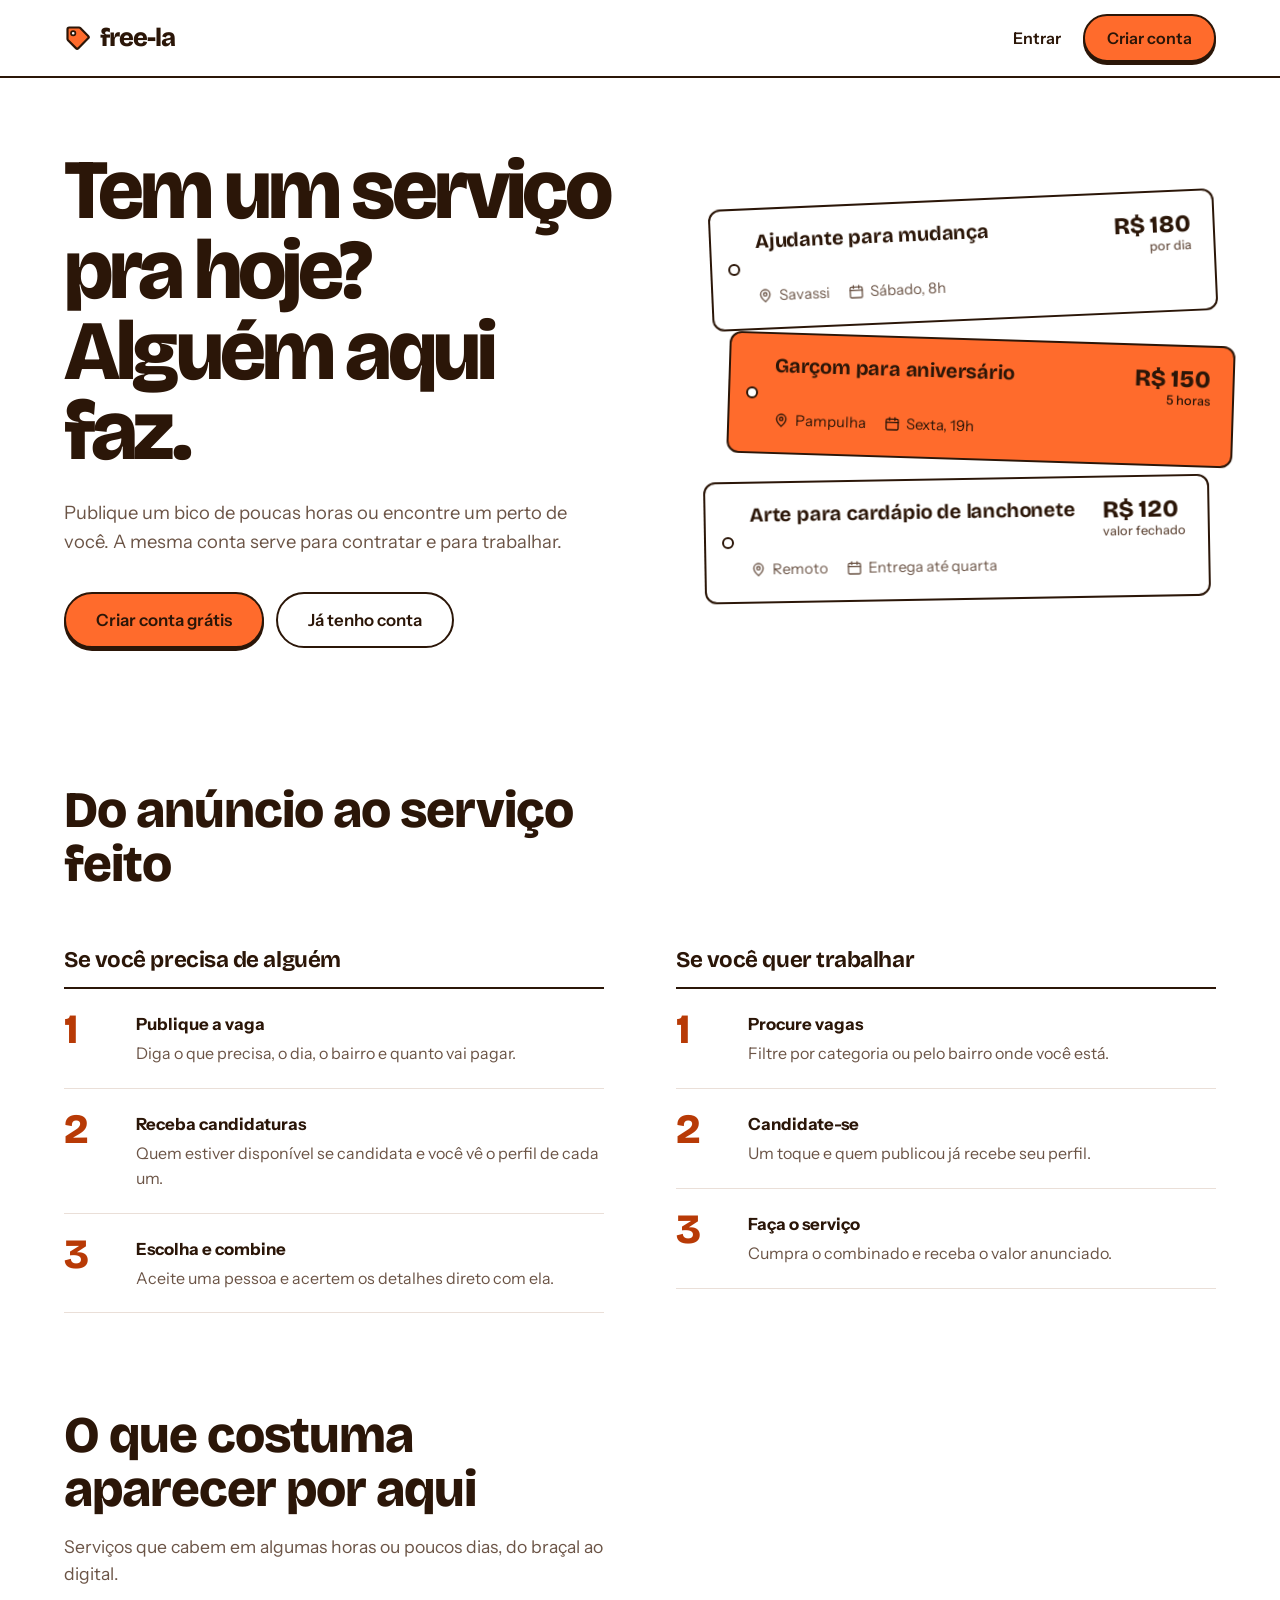
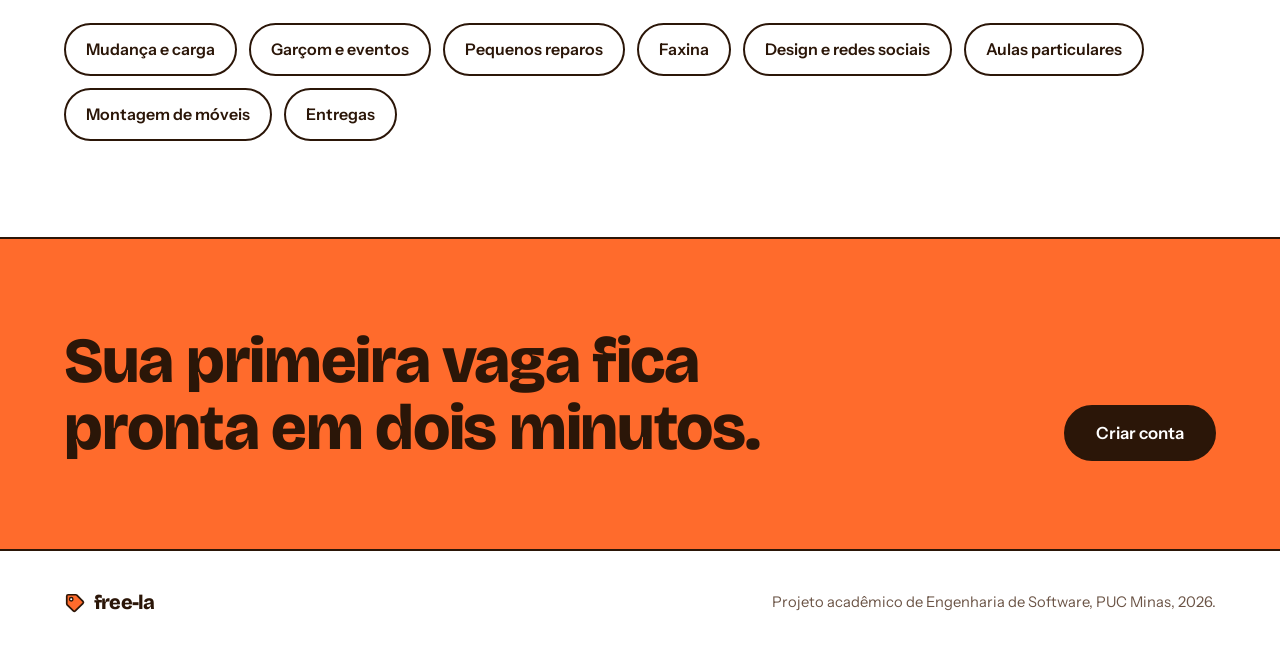
<file: index.html>
<!DOCTYPE html>
<html lang="pt-BR">
<head>
  <meta charset="UTF-8">
  <meta name="viewport" content="width=device-width, initial-scale=1.0">
  <title>Free-la | Bicos e serviços rápidos em BH</title>
  <meta name="description" content="Publique um bico de poucas horas ou encontre um perto de você.">

  <link rel="preconnect" href="https://fonts.googleapis.com">
  <link rel="preconnect" href="https://fonts.gstatic.com" crossorigin>
  <link href="https://fonts.googleapis.com/css2?family=Bricolage+Grotesque:opsz,wght@12..96,600;12..96,700;12..96,800&family=Instrument+Sans:wght@400;500;600&display=swap" rel="stylesheet">

  <link rel="stylesheet" href="assets/css/base.css">
  <link rel="stylesheet" href="assets/css/pages/landing.css">
</head>
<body>

  <header class="topo">
    <div class="container">
      <a href="index.html" class="logo" aria-label="Free-la, início">
        <svg viewBox="0 0 32 32" aria-hidden="true">
          <path d="M4 6a2 2 0 0 1 2-2h11.2a2 2 0 0 1 1.4.6l9 9a2 2 0 0 1 0 2.8L16.4 27.6a2 2 0 0 1-2.8 0l-9-9A2 2 0 0 1 4 17.2Z" fill="#ff6b2c" stroke="#2b1608" stroke-width="2.5" stroke-linejoin="round"/>
          <circle cx="10.5" cy="10.5" r="2.5" fill="#fff" stroke="#2b1608" stroke-width="2"/>
        </svg>
        free-la
      </a>
      <nav class="topo-acoes" aria-label="Conta">
        <a href="pages/login.html" class="btn btn-texto">Entrar</a>
        <a href="pages/cadastro.html" class="btn btn-primario">Criar conta</a>
      </nav>
    </div>
  </header>

  <main>
    <section class="hero">
      <div class="container">
        <div>
          <h1>Tem um serviço pra hoje? Alguém aqui faz.</h1>
          <p class="hero-texto">Publique um bico de poucas horas ou encontre um perto de você. A mesma conta serve para contratar e para trabalhar.</p>
          <div class="hero-acoes">
            <a href="pages/cadastro.html" class="btn btn-primario btn-grande">Criar conta grátis</a>
            <a href="pages/login.html" class="btn btn-contorno btn-grande">Já tenho conta</a>
          </div>
        </div>

        <ul class="pilha" aria-label="Exemplos de vagas">
          <li>
            <article class="ficha">
              <h2 class="ficha-titulo">Ajudante para mudança</h2>
              <p class="ficha-valor">R$ 180<small>por dia</small></p>
              <ul class="ficha-info">
                <li>
                  <svg viewBox="0 0 24 24" fill="none" stroke="currentColor" stroke-width="2" stroke-linecap="round" stroke-linejoin="round" aria-hidden="true"><path d="M12 21s-7-6.2-7-11a7 7 0 0 1 14 0c0 4.8-7 11-7 11Z"/><circle cx="12" cy="10" r="2.5"/></svg>
                  Savassi
                </li>
                <li>
                  <svg viewBox="0 0 24 24" fill="none" stroke="currentColor" stroke-width="2" stroke-linecap="round" stroke-linejoin="round" aria-hidden="true"><rect x="3" y="5" width="18" height="16" rx="2"/><path d="M3 10h18M8 3v4M16 3v4"/></svg>
                  Sábado, 8h
                </li>
              </ul>
            </article>
          </li>
          <li>
            <article class="ficha ficha-laranja">
              <h2 class="ficha-titulo">Garçom para aniversário</h2>
              <p class="ficha-valor">R$ 150<small>5 horas</small></p>
              <ul class="ficha-info">
                <li>
                  <svg viewBox="0 0 24 24" fill="none" stroke="currentColor" stroke-width="2" stroke-linecap="round" stroke-linejoin="round" aria-hidden="true"><path d="M12 21s-7-6.2-7-11a7 7 0 0 1 14 0c0 4.8-7 11-7 11Z"/><circle cx="12" cy="10" r="2.5"/></svg>
                  Pampulha
                </li>
                <li>
                  <svg viewBox="0 0 24 24" fill="none" stroke="currentColor" stroke-width="2" stroke-linecap="round" stroke-linejoin="round" aria-hidden="true"><rect x="3" y="5" width="18" height="16" rx="2"/><path d="M3 10h18M8 3v4M16 3v4"/></svg>
                  Sexta, 19h
                </li>
              </ul>
            </article>
          </li>
          <li>
            <article class="ficha">
              <h2 class="ficha-titulo">Arte para cardápio de lanchonete</h2>
              <p class="ficha-valor">R$ 120<small>valor fechado</small></p>
              <ul class="ficha-info">
                <li>
                  <svg viewBox="0 0 24 24" fill="none" stroke="currentColor" stroke-width="2" stroke-linecap="round" stroke-linejoin="round" aria-hidden="true"><path d="M12 21s-7-6.2-7-11a7 7 0 0 1 14 0c0 4.8-7 11-7 11Z"/><circle cx="12" cy="10" r="2.5"/></svg>
                  Remoto
                </li>
                <li>
                  <svg viewBox="0 0 24 24" fill="none" stroke="currentColor" stroke-width="2" stroke-linecap="round" stroke-linejoin="round" aria-hidden="true"><rect x="3" y="5" width="18" height="16" rx="2"/><path d="M3 10h18M8 3v4M16 3v4"/></svg>
                  Entrega até quarta
                </li>
              </ul>
            </article>
          </li>
        </ul>
      </div>
    </section>

    <section class="secao" id="como-funciona">
      <div class="container">
        <h2 class="secao-titulo">Do anúncio ao serviço feito</h2>

        <div class="fluxos">
          <div class="fluxo">
            <h3>Se você precisa de alguém</h3>
            <ol>
              <li>
                <div>
                  <strong>Publique a vaga</strong>
                  <p>Diga o que precisa, o dia, o bairro e quanto vai pagar.</p>
                </div>
              </li>
              <li>
                <div>
                  <strong>Receba candidaturas</strong>
                  <p>Quem estiver disponível se candidata e você vê o perfil de cada um.</p>
                </div>
              </li>
              <li>
                <div>
                  <strong>Escolha e combine</strong>
                  <p>Aceite uma pessoa e acertem os detalhes direto com ela.</p>
                </div>
              </li>
            </ol>
          </div>

          <div class="fluxo">
            <h3>Se você quer trabalhar</h3>
            <ol>
              <li>
                <div>
                  <strong>Procure vagas</strong>
                  <p>Filtre por categoria ou pelo bairro onde você está.</p>
                </div>
              </li>
              <li>
                <div>
                  <strong>Candidate-se</strong>
                  <p>Um toque e quem publicou já recebe seu perfil.</p>
                </div>
              </li>
              <li>
                <div>
                  <strong>Faça o serviço</strong>
                  <p>Cumpra o combinado e receba o valor anunciado.</p>
                </div>
              </li>
            </ol>
          </div>
        </div>
      </div>
    </section>

    <section class="secao categorias-secao">
      <div class="container">
        <h2 class="secao-titulo">O que costuma aparecer por aqui</h2>
        <p>Serviços que cabem em algumas horas ou poucos dias, do braçal ao digital.</p>
        <ul class="categorias">
          <li>Mudança e carga</li>
          <li>Garçom e eventos</li>
          <li>Pequenos reparos</li>
          <li>Faxina</li>
          <li>Design e redes sociais</li>
          <li>Aulas particulares</li>
          <li>Montagem de móveis</li>
          <li>Entregas</li>
        </ul>
      </div>
    </section>

    <section class="chamada">
      <div class="container">
        <h2>Sua primeira vaga fica pronta em dois minutos.</h2>
        <a href="pages/cadastro.html" class="btn btn-escuro btn-grande">Criar conta</a>
      </div>
    </section>
  </main>

  <footer class="rodape">
    <div class="container">
      <a href="index.html" class="logo" aria-label="Free-la, início">
        <svg viewBox="0 0 32 32" aria-hidden="true">
          <path d="M4 6a2 2 0 0 1 2-2h11.2a2 2 0 0 1 1.4.6l9 9a2 2 0 0 1 0 2.8L16.4 27.6a2 2 0 0 1-2.8 0l-9-9A2 2 0 0 1 4 17.2Z" fill="#ff6b2c" stroke="#2b1608" stroke-width="2.5" stroke-linejoin="round"/>
          <circle cx="10.5" cy="10.5" r="2.5" fill="#fff" stroke="#2b1608" stroke-width="2"/>
        </svg>
        free-la
      </a>
      <p>Projeto acadêmico de Engenharia de Software, PUC Minas, 2026.</p>
    </div>
  </footer>

  <script src="assets/js/storage.js"></script>
  <script src="assets/js/pages/landing.js"></script>
</body>
</html>
</file>
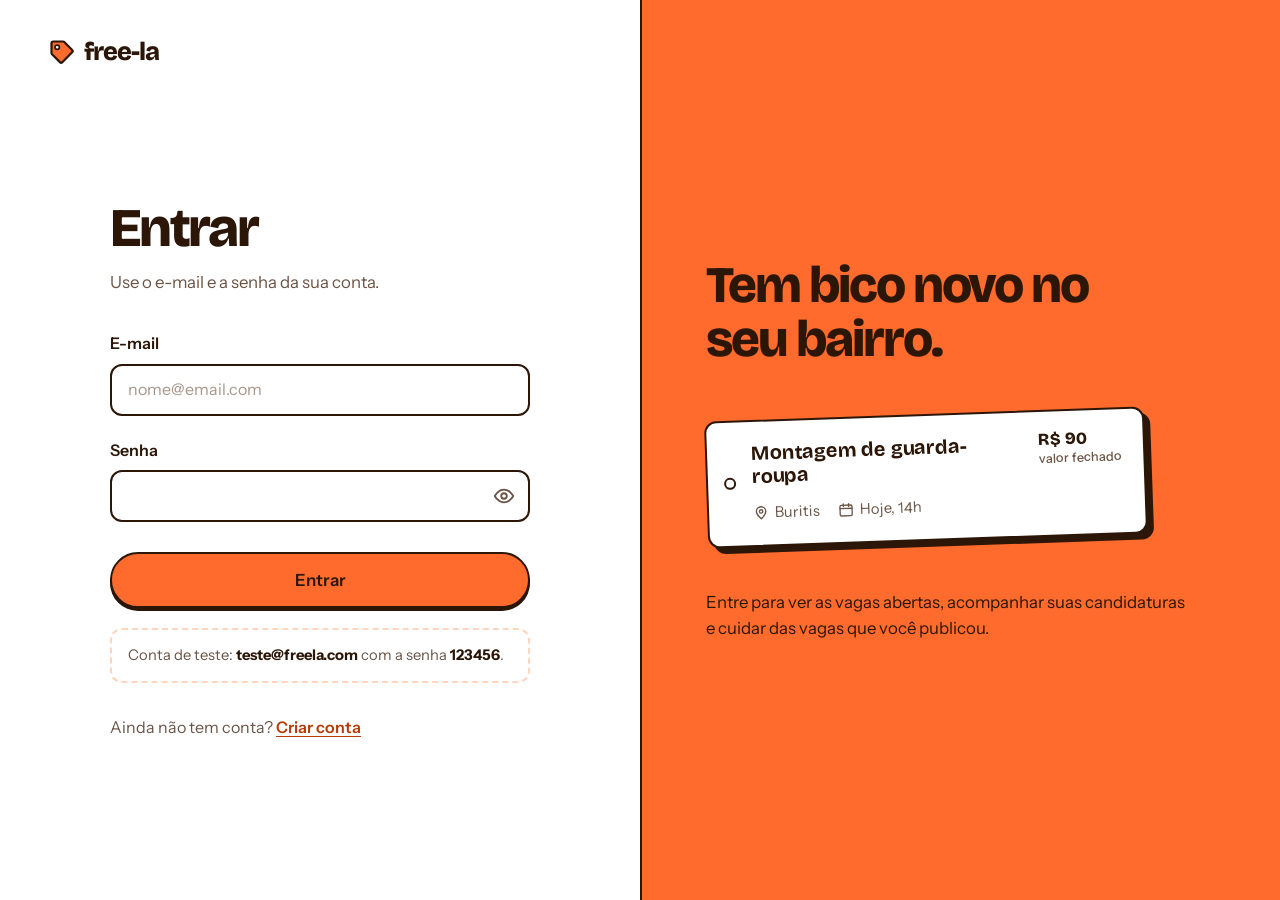
<file: pages/boas-vindas.html>
<!DOCTYPE html>
<html lang="pt-BR">
<head>
  <meta charset="UTF-8">
  <meta name="viewport" content="width=device-width, initial-scale=1.0">
  <title>Conta criada | Free-la</title>

  <script src="../assets/js/storage.js"></script>
  <script src="../assets/js/auth.js"></script>
  <script>protegerPagina();</script>

  <link rel="preconnect" href="https://fonts.googleapis.com">
  <link rel="preconnect" href="https://fonts.gstatic.com" crossorigin>
  <link href="https://fonts.googleapis.com/css2?family=Bricolage+Grotesque:opsz,wght@12..96,600;12..96,700;12..96,800&family=Instrument+Sans:wght@400;500;600;700&display=swap" rel="stylesheet">

  <link rel="stylesheet" href="../assets/css/base.css">
  <link rel="stylesheet" href="../assets/css/pages/boas-vindas.css">
</head>
<body>

  <div class="bv">
    <header class="bv-topo">
      <div class="container">
        <a href="home.html" class="logo" aria-label="Free-la, vagas abertas">
          <svg viewBox="0 0 32 32" aria-hidden="true">
            <path d="M4 6a2 2 0 0 1 2-2h11.2a2 2 0 0 1 1.4.6l9 9a2 2 0 0 1 0 2.8L16.4 27.6a2 2 0 0 1-2.8 0l-9-9A2 2 0 0 1 4 17.2Z" fill="#ff6b2c" stroke="#2b1608" stroke-width="2.5" stroke-linejoin="round"/>
            <circle cx="10.5" cy="10.5" r="2.5" fill="#fff" stroke="#2b1608" stroke-width="2"/>
          </svg>
          free-la
        </a>
      </div>
    </header>

    <main class="container bv-conteudo">
      <p class="bv-selo">
        <span aria-hidden="true">
          <svg viewBox="0 0 24 24" fill="none" stroke="currentColor" stroke-width="3" stroke-linecap="round" stroke-linejoin="round"><path d="M20 6 9 17l-5-5"/></svg>
        </span>
        Conta criada
      </p>

      <h1 id="bv-titulo">Bem-vindo ao Free-la.</h1>
      <p class="bv-texto">Sua conta serve para as duas coisas. Escolha por onde quer começar, dá para fazer a outra a qualquer momento.</p>

      <ul class="bv-opcoes">
        <li>
          <a href="home.html" class="opcao opcao-laranja">
            <span class="opcao-icone" aria-hidden="true">
              <svg viewBox="0 0 24 24" fill="none" stroke="currentColor" stroke-width="2" stroke-linecap="round" stroke-linejoin="round"><circle cx="11" cy="11" r="7"/><path d="m20 20-3.5-3.5"/></svg>
            </span>
            <h2>Quero trabalhar</h2>
            <p id="bv-texto-trabalhar">Veja os bicos abertos perto de você e candidate-se aos que combinam com seu tempo.</p>
            <span class="opcao-acao">Procurar bicos</span>
          </a>
        </li>
        <li>
          <a href="publicar-vaga.html" class="opcao">
            <span class="opcao-icone" aria-hidden="true">
              <svg viewBox="0 0 24 24" fill="none" stroke="currentColor" stroke-width="2" stroke-linecap="round" stroke-linejoin="round"><path d="M12 5v14M5 12h14"/></svg>
            </span>
            <h2>Preciso de alguém</h2>
            <p>Conte o que precisa, quando e quanto paga. Quem estiver disponível se candidata.</p>
            <span class="opcao-acao">Publicar minha primeira vaga</span>
          </a>
        </li>
      </ul>

      <p class="bv-depois">Prefere só dar uma olhada? <a href="home.html">Ir para o início</a></p>
    </main>
  </div>

  <script src="../assets/js/pages/boas-vindas.js"></script>
</body>
</html>
</file>
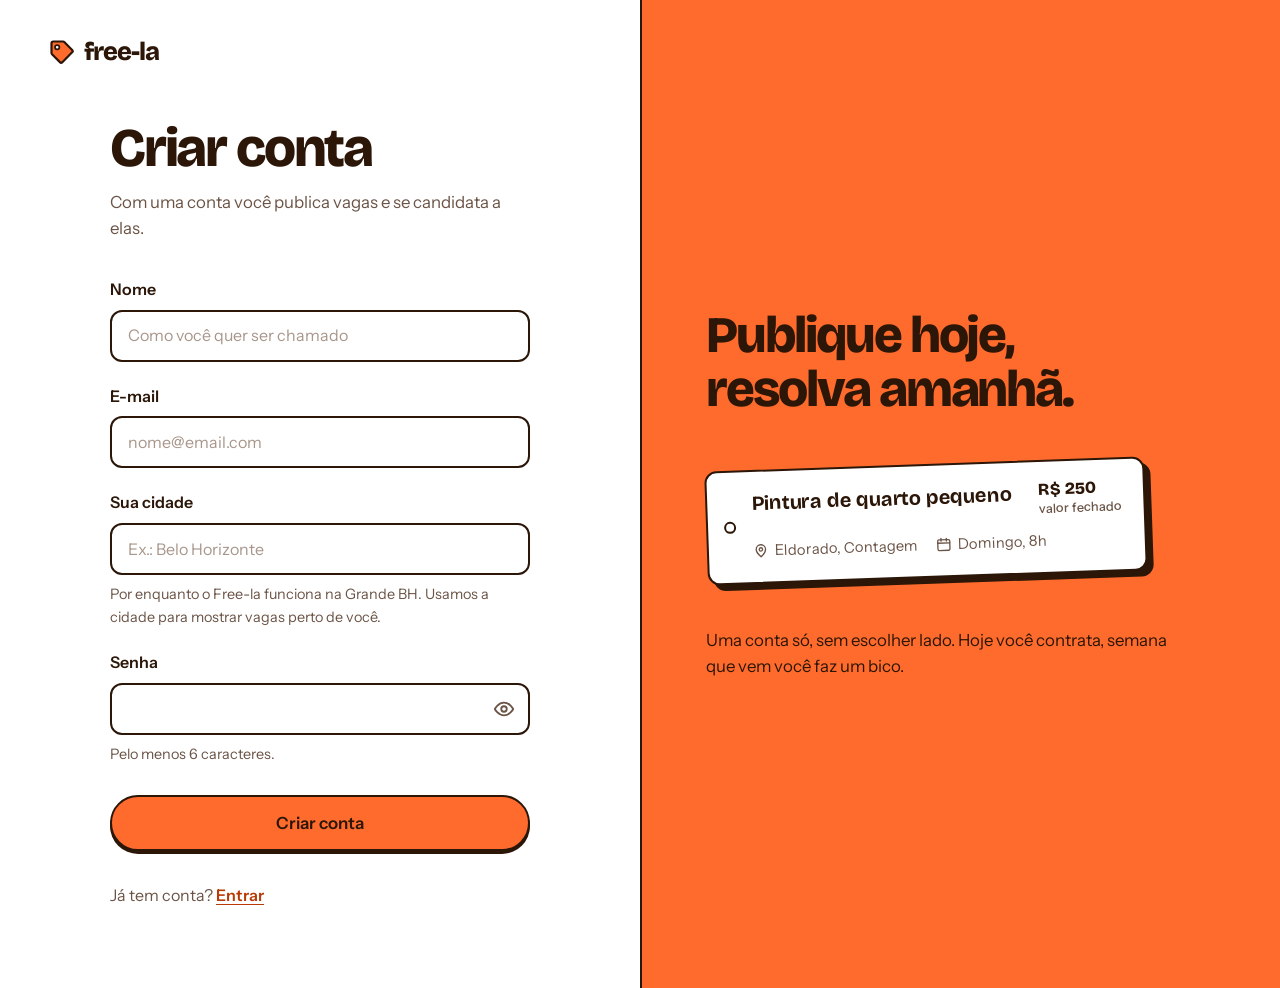
<file: pages/cadastro.html>
<!DOCTYPE html>
<html lang="pt-BR">
<head>
  <meta charset="UTF-8">
  <meta name="viewport" content="width=device-width, initial-scale=1.0">
  <title>Criar conta | Free-la</title>

  <link rel="preconnect" href="https://fonts.googleapis.com">
  <link rel="preconnect" href="https://fonts.gstatic.com" crossorigin>
  <link href="https://fonts.googleapis.com/css2?family=Bricolage+Grotesque:opsz,wght@12..96,600;12..96,700;12..96,800&family=Instrument+Sans:wght@400;500;600&display=swap" rel="stylesheet">

  <link rel="stylesheet" href="../assets/css/base.css">
  <link rel="stylesheet" href="../assets/css/forms.css">
  <link rel="stylesheet" href="../assets/css/pages/auth.css">
</head>
<body>

  <div class="auth">

    <main class="auth-form-lado">
      <a href="../index.html" class="logo" aria-label="Free-la, início">
        <svg viewBox="0 0 32 32" aria-hidden="true">
          <path d="M4 6a2 2 0 0 1 2-2h11.2a2 2 0 0 1 1.4.6l9 9a2 2 0 0 1 0 2.8L16.4 27.6a2 2 0 0 1-2.8 0l-9-9A2 2 0 0 1 4 17.2Z" fill="#ff6b2c" stroke="#2b1608" stroke-width="2.5" stroke-linejoin="round"/>
          <circle cx="10.5" cy="10.5" r="2.5" fill="#fff" stroke="#2b1608" stroke-width="2"/>
        </svg>
        free-la
      </a>

      <div class="auth-caixa">
        <h1>Criar conta</h1>
        <p class="auth-sub">Com uma conta você publica vagas e se candidata a elas.</p>

        <div class="alerta" id="alerta" role="alert">
          <svg viewBox="0 0 24 24" fill="none" stroke="currentColor" stroke-width="2" stroke-linecap="round" stroke-linejoin="round" aria-hidden="true"><circle cx="12" cy="12" r="9"/><path d="M12 8v5M12 16.5v.01"/></svg>
          <span id="alerta-texto"></span>
        </div>

        <form id="form-cadastro" novalidate>
          <div class="campo">
            <label for="nome">Nome</label>
            <input type="text" id="nome" name="nome" maxlength="60" autocomplete="name" placeholder="Como você quer ser chamado" aria-describedby="nome-erro">
            <p class="campo-erro" id="nome-erro"></p>
          </div>

          <div class="campo">
            <label for="email">E-mail</label>
            <input type="email" id="email" name="email" maxlength="100" autocomplete="email" placeholder="nome@email.com" aria-describedby="email-erro">
            <p class="campo-erro" id="email-erro"></p>
          </div>

          <div class="campo">
            <label for="cidade">Sua cidade</label>
            <input type="text" id="cidade" name="cidade" maxlength="50" list="cidades" autocomplete="address-level2" placeholder="Ex.: Belo Horizonte" aria-describedby="cidade-ajuda cidade-erro">
            <datalist id="cidades"></datalist>
            <p class="campo-ajuda" id="cidade-ajuda">Por enquanto o Free-la funciona na Grande BH. Usamos a cidade para mostrar vagas perto de você.</p>
            <p class="campo-erro" id="cidade-erro"></p>
          </div>

          <div class="campo">
            <label for="senha">Senha</label>
            <div class="campo-senha">
              <input type="password" id="senha" name="senha" maxlength="64" autocomplete="new-password" aria-describedby="senha-ajuda senha-erro">
              <button type="button" class="btn-olho" id="btn-olho" aria-label="Mostrar senha" aria-pressed="false">
                <svg class="olho-aberto" viewBox="0 0 24 24" fill="none" stroke="currentColor" stroke-width="2" stroke-linecap="round" stroke-linejoin="round" aria-hidden="true"><path d="M2 12s3.5-7 10-7 10 7 10 7-3.5 7-10 7S2 12 2 12Z"/><circle cx="12" cy="12" r="3"/></svg>
                <svg class="olho-fechado" viewBox="0 0 24 24" fill="none" stroke="currentColor" stroke-width="2" stroke-linecap="round" stroke-linejoin="round" aria-hidden="true"><path d="M3 3l18 18M10.6 5.1A9.9 9.9 0 0 1 12 5c6.5 0 10 7 10 7a17 17 0 0 1-3.2 4.1M6.6 6.6C3.8 8.4 2 12 2 12s3.5 7 10 7a9.6 9.6 0 0 0 5.4-1.6M9.9 9.9a3 3 0 0 0 4.2 4.2"/></svg>
              </button>
            </div>
            <p class="campo-ajuda" id="senha-ajuda">Pelo menos 6 caracteres.</p>
            <p class="campo-erro" id="senha-erro"></p>
          </div>

          <button type="submit" class="btn btn-primario btn-grande">Criar conta</button>
        </form>

        <p class="auth-troca">Já tem conta? <a href="login.html">Entrar</a></p>
      </div>
    </main>

    <aside class="auth-vitrine" aria-hidden="true">
      <h2>Publique hoje, resolva amanhã.</h2>
      <article class="ficha">
        <h3 class="ficha-titulo">Pintura de quarto pequeno</h3>
        <p class="ficha-valor">R$ 250<small>valor fechado</small></p>
        <ul class="ficha-info">
          <li>
            <svg viewBox="0 0 24 24" fill="none" stroke="currentColor" stroke-width="2" stroke-linecap="round" stroke-linejoin="round"><path d="M12 21s-7-6.2-7-11a7 7 0 0 1 14 0c0 4.8-7 11-7 11Z"/><circle cx="12" cy="10" r="2.5"/></svg>
            Eldorado, Contagem
          </li>
          <li>
            <svg viewBox="0 0 24 24" fill="none" stroke="currentColor" stroke-width="2" stroke-linecap="round" stroke-linejoin="round"><rect x="3" y="5" width="18" height="16" rx="2"/><path d="M3 10h18M8 3v4M16 3v4"/></svg>
            Domingo, 8h
          </li>
        </ul>
      </article>
      <p>Uma conta só, sem escolher lado. Hoje você contrata, semana que vem você faz um bico.</p>
    </aside>

  </div>

  <script src="../assets/js/storage.js"></script>
  <script src="../assets/js/auth.js"></script>
  <script src="../assets/js/validacao.js"></script>
  <script src="../assets/js/pages/cadastro.js"></script>
</body>
</html>
</file>
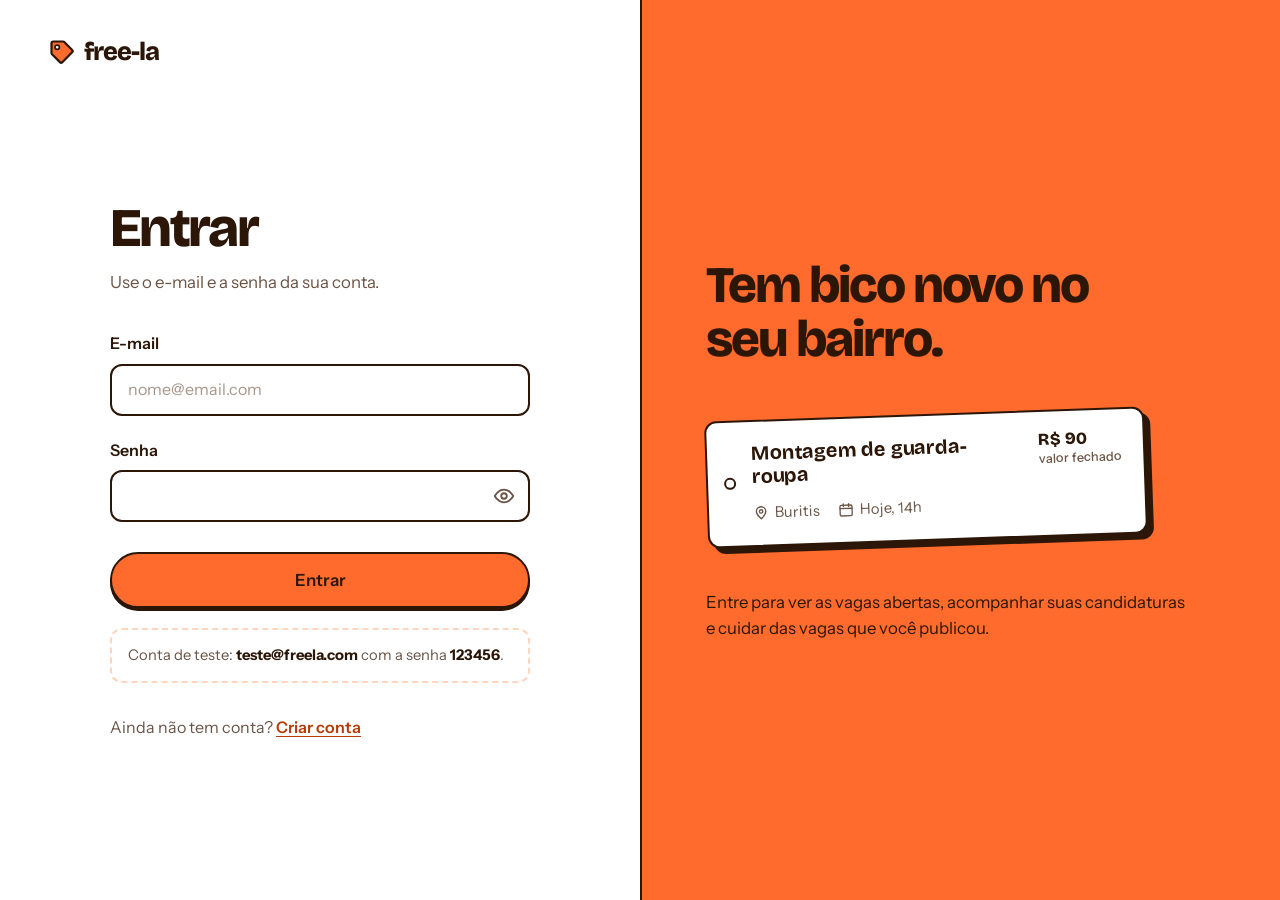
<file: pages/home.html>
<!DOCTYPE html>
<html lang="pt-BR">
<head>
  <meta charset="UTF-8">
  <meta name="viewport" content="width=device-width, initial-scale=1.0">
  <title>Início | Free-la</title>

  <script src="../assets/js/storage.js"></script>
  <script src="../assets/js/auth.js"></script>
  <script>protegerPagina();</script>

  <link rel="preconnect" href="https://fonts.googleapis.com">
  <link rel="preconnect" href="https://fonts.gstatic.com" crossorigin>
  <link href="https://fonts.googleapis.com/css2?family=Bricolage+Grotesque:opsz,wght@12..96,600;12..96,700;12..96,800&family=Instrument+Sans:wght@400;500;600;700&display=swap" rel="stylesheet">

  <link rel="stylesheet" href="../assets/vendor/leaflet/leaflet.css">
  <link rel="stylesheet" href="../assets/css/base.css">
  <link rel="stylesheet" href="../assets/css/forms.css">
  <link rel="stylesheet" href="../assets/css/app.css">
  <link rel="stylesheet" href="../assets/css/pages/home.css">
</head>
<body data-pagina="home">

  <header class="app-topo">
    <div class="container">
      <a href="home.html" class="logo" aria-label="Free-la, início">
        <svg viewBox="0 0 32 32" aria-hidden="true">
          <path d="M4 6a2 2 0 0 1 2-2h11.2a2 2 0 0 1 1.4.6l9 9a2 2 0 0 1 0 2.8L16.4 27.6a2 2 0 0 1-2.8 0l-9-9A2 2 0 0 1 4 17.2Z" fill="#ff6b2c" stroke="#2b1608" stroke-width="2.5" stroke-linejoin="round"/>
          <circle cx="10.5" cy="10.5" r="2.5" fill="#fff" stroke="#2b1608" stroke-width="2"/>
        </svg>
        free-la
      </a>
      <nav class="app-nav" aria-label="Principal">
        <a href="home.html" data-nav="home">Vagas</a>
        <a href="publicar-vaga.html" data-nav="publicar">Publicar vaga</a>
      </nav>
      <div class="usuario">
        <a href="perfil.html" class="usuario-link" data-nav="perfil" aria-label="Meu perfil">
          <span class="avatar" id="avatar" aria-hidden="true"></span>
          <span class="usuario-nome" id="usuario-nome"></span>
        </a>
        <button type="button" class="btn btn-contorno" id="btn-sair">Sair</button>
      </div>
    </div>
  </header>

  <main>
    <section class="banner">
      <div class="container">
        <div>
          <h1 id="saudacao-titulo">Olá!</h1>
          <p class="banner-texto" id="saudacao-texto"></p>
          <div class="banner-acoes">
            <a href="publicar-vaga.html" class="btn btn-escuro btn-grande">Publicar vaga</a>
            <a href="perfil.html" class="btn btn-contorno btn-grande">Meu perfil</a>
          </div>
          <a href="perfil.html#caixa" class="banner-alerta" id="banner-alerta" hidden>
            <span class="contagem" id="alerta-numero"></span>
            <span><span id="alerta-texto"></span> <u>Ver caixa de entrada</u></span>
          </a>
        </div>

        <div class="banner-novas" aria-labelledby="titulo-novas">
          <h2 id="titulo-novas">Acabaram de chegar</h2>
          <ul id="lista-novas"></ul>
        </div>
      </div>
    </section>

    <div class="container">
      <p class="aviso home-aviso" id="aviso" role="status" hidden>
        <svg viewBox="0 0 24 24" fill="none" stroke="currentColor" stroke-width="2.5" stroke-linecap="round" stroke-linejoin="round" aria-hidden="true"><path d="M20 6 9 17l-5-5"/></svg>
        <span id="aviso-texto"></span>
      </p>
    </div>

    <section class="busca-secao" aria-labelledby="titulo-categorias">
      <div class="container">
        <form class="busca-grande" id="form-busca" role="search">
          <label for="busca">
            <svg viewBox="0 0 24 24" fill="none" stroke="currentColor" stroke-width="2" stroke-linecap="round" aria-hidden="true"><circle cx="11" cy="11" r="7"/><path d="m20 20-3.5-3.5"/></svg>
            <span class="sr-only">Buscar vagas</span>
            <input type="search" id="busca" placeholder="O que você procura? Ex.: montagem, Savassi">
          </label>
          <button type="submit" class="btn btn-primario">Buscar</button>
        </form>

        <h2 class="categorias-titulo" id="titulo-categorias">Categorias</h2>
        <ul class="categorias-icones" id="categorias"></ul>
      </div>
    </section>

    <section class="vagas-secao" id="vagas" aria-labelledby="titulo-vagas">
      <div class="container">
        <div class="vagas-topo">
          <div>
            <h2 id="titulo-vagas">Vagas abertas</h2>
            <p id="resultado-info" aria-live="polite"></p>
          </div>
          <div class="vagas-controles">
            <div class="alternar-vista" role="group" aria-label="Como ver as vagas">
              <button type="button" data-vista="lista" aria-pressed="true">
                <svg viewBox="0 0 24 24" fill="none" stroke="currentColor" stroke-width="2" stroke-linecap="round" aria-hidden="true"><rect x="4" y="4" width="7" height="7" rx="1.5"/><rect x="13" y="4" width="7" height="7" rx="1.5"/><rect x="4" y="13" width="7" height="7" rx="1.5"/><rect x="13" y="13" width="7" height="7" rx="1.5"/></svg>
                Lista
              </button>
              <button type="button" data-vista="mapa" aria-pressed="false">
                <svg viewBox="0 0 24 24" fill="none" stroke="currentColor" stroke-width="2" stroke-linecap="round" stroke-linejoin="round" aria-hidden="true"><path d="M9 4 3 6.5v13.5l6-2.5 6 2.5 6-2.5V4l-6 2.5Z"/><path d="M9 4v13.5M15 6.5V20"/></svg>
                Mapa
              </button>
            </div>
          <label class="filtro-cidade">
            <svg viewBox="0 0 24 24" fill="none" stroke="currentColor" stroke-width="2" stroke-linecap="round" stroke-linejoin="round" aria-hidden="true"><path d="M12 21s-7-6.2-7-11a7 7 0 0 1 14 0c0 4.8-7 11-7 11Z"/><circle cx="12" cy="10" r="2.5"/></svg>
            <span class="sr-only">Mostrar vagas de</span>
            <select id="filtro-cidade"></select>
          </label>
          </div>
        </div>

        <div class="vista-mapa" id="vista-mapa" hidden>
          <div class="mapa mapa-home" id="mapa-vagas" aria-label="Mapa das vagas presenciais"></div>
          <p class="mapa-nota">As posições são aproximadas. O endereço exato é combinado depois que alguém é escolhido.</p>
          <div class="remotas" id="bloco-remotas">
            <h3>Vagas a distância</h3>
            <p>Essas vagas não têm lugar no mapa porque podem ser feitas de qualquer cidade.</p>
            <ul class="lista-vagas" id="lista-remotas"></ul>
          </div>
        </div>

        <ul class="lista-vagas" id="lista-vagas"></ul>

        <div class="vazio" id="vazio" hidden>
          <h3 id="vazio-titulo">Nenhuma vaga com esse filtro</h3>
          <p id="vazio-texto">Tente outra palavra ou veja todas as categorias.</p>
          <button type="button" class="btn btn-contorno" id="btn-limpar">Limpar filtros</button>
        </div>
      </div>
    </section>
  </main>

  <script src="../assets/vendor/leaflet/leaflet.js"></script>
  <script src="../assets/js/app.js"></script>
  <script src="../assets/js/mapa.js"></script>
  <script src="../assets/js/pages/home.js"></script>
</body>
</html>
</file>
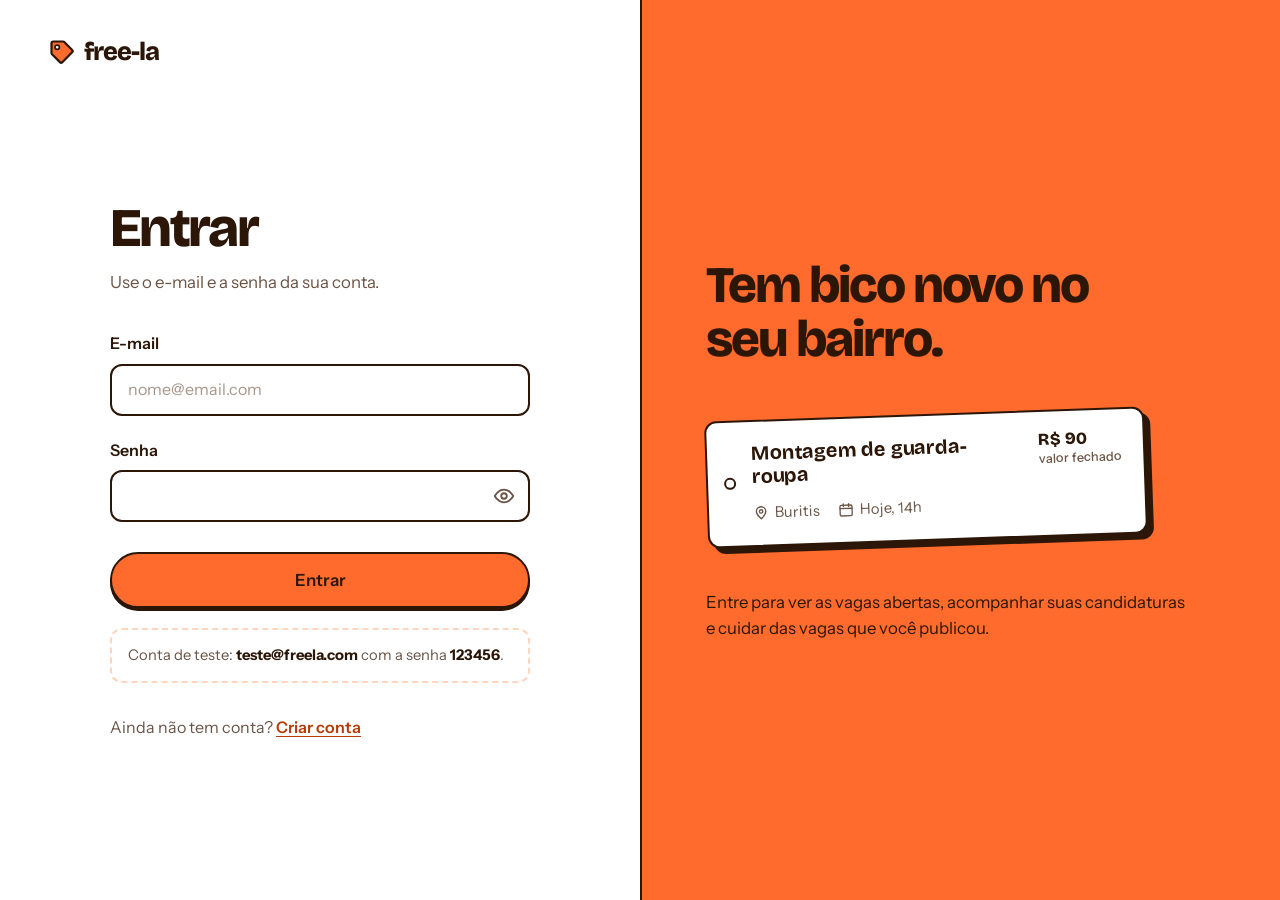
<file: pages/login.html>
<!DOCTYPE html>
<html lang="pt-BR">
<head>
  <meta charset="UTF-8">
  <meta name="viewport" content="width=device-width, initial-scale=1.0">
  <title>Entrar | Free-la</title>

  <link rel="preconnect" href="https://fonts.googleapis.com">
  <link rel="preconnect" href="https://fonts.gstatic.com" crossorigin>
  <link href="https://fonts.googleapis.com/css2?family=Bricolage+Grotesque:opsz,wght@12..96,600;12..96,700;12..96,800&family=Instrument+Sans:wght@400;500;600&display=swap" rel="stylesheet">

  <link rel="stylesheet" href="../assets/css/base.css">
  <link rel="stylesheet" href="../assets/css/forms.css">
  <link rel="stylesheet" href="../assets/css/pages/auth.css">
</head>
<body>

  <div class="auth">

    <main class="auth-form-lado">
      <a href="../index.html" class="logo" aria-label="Free-la, início">
        <svg viewBox="0 0 32 32" aria-hidden="true">
          <path d="M4 6a2 2 0 0 1 2-2h11.2a2 2 0 0 1 1.4.6l9 9a2 2 0 0 1 0 2.8L16.4 27.6a2 2 0 0 1-2.8 0l-9-9A2 2 0 0 1 4 17.2Z" fill="#ff6b2c" stroke="#2b1608" stroke-width="2.5" stroke-linejoin="round"/>
          <circle cx="10.5" cy="10.5" r="2.5" fill="#fff" stroke="#2b1608" stroke-width="2"/>
        </svg>
        free-la
      </a>

      <div class="auth-caixa">
        <h1>Entrar</h1>
        <p class="auth-sub">Use o e-mail e a senha da sua conta.</p>

        <div class="alerta" id="alerta" role="alert">
          <svg viewBox="0 0 24 24" fill="none" stroke="currentColor" stroke-width="2" stroke-linecap="round" stroke-linejoin="round" aria-hidden="true"><circle cx="12" cy="12" r="9"/><path d="M12 8v5M12 16.5v.01"/></svg>
          <span id="alerta-texto"></span>
        </div>

        <form id="form-login" novalidate>
          <div class="campo">
            <label for="email">E-mail</label>
            <input type="email" id="email" name="email" autocomplete="email" placeholder="nome@email.com" aria-describedby="email-erro">
            <p class="campo-erro" id="email-erro"></p>
          </div>

          <div class="campo">
            <label for="senha">Senha</label>
            <div class="campo-senha">
              <input type="password" id="senha" name="senha" autocomplete="current-password" aria-describedby="senha-erro">
              <button type="button" class="btn-olho" id="btn-olho" aria-label="Mostrar senha" aria-pressed="false">
                <svg class="olho-aberto" viewBox="0 0 24 24" fill="none" stroke="currentColor" stroke-width="2" stroke-linecap="round" stroke-linejoin="round" aria-hidden="true"><path d="M2 12s3.5-7 10-7 10 7 10 7-3.5 7-10 7S2 12 2 12Z"/><circle cx="12" cy="12" r="3"/></svg>
                <svg class="olho-fechado" viewBox="0 0 24 24" fill="none" stroke="currentColor" stroke-width="2" stroke-linecap="round" stroke-linejoin="round" aria-hidden="true"><path d="M3 3l18 18M10.6 5.1A9.9 9.9 0 0 1 12 5c6.5 0 10 7 10 7a17 17 0 0 1-3.2 4.1M6.6 6.6C3.8 8.4 2 12 2 12s3.5 7 10 7a9.6 9.6 0 0 0 5.4-1.6M9.9 9.9a3 3 0 0 0 4.2 4.2"/></svg>
              </button>
            </div>
            <p class="campo-erro" id="senha-erro"></p>
          </div>

          <button type="submit" class="btn btn-primario btn-grande">Entrar</button>
        </form>

        <p class="dica-teste">Conta de teste: <strong>teste@freela.com</strong> com a senha <strong>123456</strong>.</p>

        <p class="auth-troca">Ainda não tem conta? <a href="cadastro.html">Criar conta</a></p>
      </div>
    </main>

    <aside class="auth-vitrine" aria-hidden="true">
      <h2>Tem bico novo no seu bairro.</h2>
      <article class="ficha">
        <h3 class="ficha-titulo">Montagem de guarda-roupa</h3>
        <p class="ficha-valor">R$ 90<small>valor fechado</small></p>
        <ul class="ficha-info">
          <li>
            <svg viewBox="0 0 24 24" fill="none" stroke="currentColor" stroke-width="2" stroke-linecap="round" stroke-linejoin="round"><path d="M12 21s-7-6.2-7-11a7 7 0 0 1 14 0c0 4.8-7 11-7 11Z"/><circle cx="12" cy="10" r="2.5"/></svg>
            Buritis
          </li>
          <li>
            <svg viewBox="0 0 24 24" fill="none" stroke="currentColor" stroke-width="2" stroke-linecap="round" stroke-linejoin="round"><rect x="3" y="5" width="18" height="16" rx="2"/><path d="M3 10h18M8 3v4M16 3v4"/></svg>
            Hoje, 14h
          </li>
        </ul>
      </article>
      <p>Entre para ver as vagas abertas, acompanhar suas candidaturas e cuidar das vagas que você publicou.</p>
    </aside>

  </div>

  <script src="../assets/js/storage.js"></script>
  <script src="../assets/js/auth.js"></script>
  <script src="../assets/js/pages/login.js"></script>
</body>
</html>
</file>
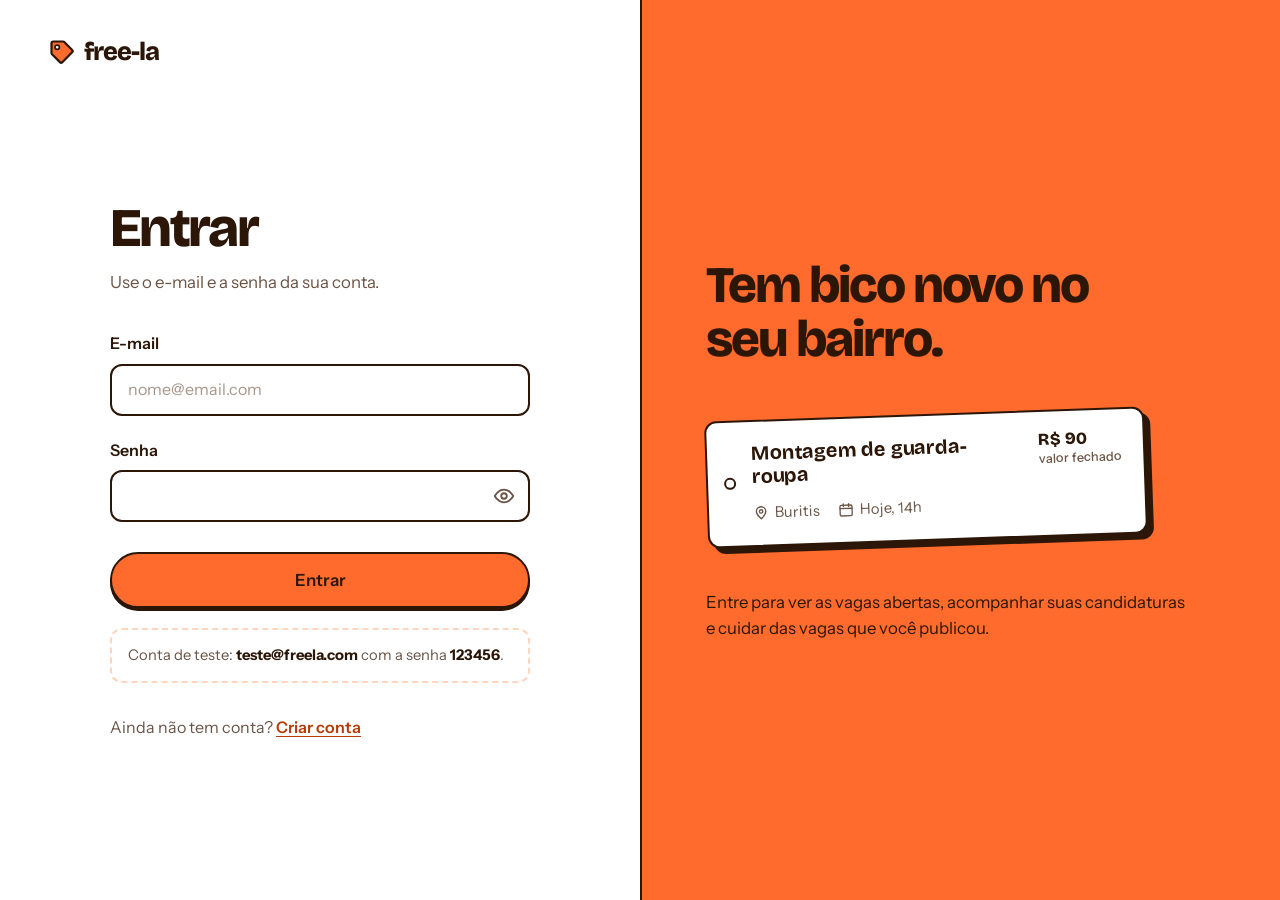
<file: pages/perfil.html>
<!DOCTYPE html>
<html lang="pt-BR">
<head>
  <meta charset="UTF-8">
  <meta name="viewport" content="width=device-width, initial-scale=1.0">
  <title>Perfil | Free-la</title>

  <script src="../assets/js/storage.js"></script>
  <script src="../assets/js/auth.js"></script>
  <script>protegerPagina();</script>

  <link rel="preconnect" href="https://fonts.googleapis.com">
  <link rel="preconnect" href="https://fonts.gstatic.com" crossorigin>
  <link href="https://fonts.googleapis.com/css2?family=Bricolage+Grotesque:opsz,wght@12..96,600;12..96,700;12..96,800&family=Instrument+Sans:wght@400;500;600;700&display=swap" rel="stylesheet">

  <link rel="stylesheet" href="../assets/css/base.css">
  <link rel="stylesheet" href="../assets/css/forms.css">
  <link rel="stylesheet" href="../assets/css/app.css">
  <link rel="stylesheet" href="../assets/css/pages/perfil.css">
</head>
<body data-pagina="perfil">

  <header class="app-topo">
    <div class="container">
      <a href="home.html" class="logo" aria-label="Free-la, início">
        <svg viewBox="0 0 32 32" aria-hidden="true">
          <path d="M4 6a2 2 0 0 1 2-2h11.2a2 2 0 0 1 1.4.6l9 9a2 2 0 0 1 0 2.8L16.4 27.6a2 2 0 0 1-2.8 0l-9-9A2 2 0 0 1 4 17.2Z" fill="#ff6b2c" stroke="#2b1608" stroke-width="2.5" stroke-linejoin="round"/>
          <circle cx="10.5" cy="10.5" r="2.5" fill="#fff" stroke="#2b1608" stroke-width="2"/>
        </svg>
        free-la
      </a>
      <nav class="app-nav" aria-label="Principal">
        <a href="home.html" data-nav="home">Vagas</a>
        <a href="publicar-vaga.html" data-nav="publicar">Publicar vaga</a>
      </nav>
      <div class="usuario">
        <a href="perfil.html" class="usuario-link" data-nav="perfil-proprio" aria-label="Meu perfil">
          <span class="avatar" id="avatar" aria-hidden="true"></span>
          <span class="usuario-nome" id="usuario-nome"></span>
        </a>
        <button type="button" class="btn btn-contorno" id="btn-sair">Sair</button>
      </div>
    </div>
  </header>

  <main class="container perfil" id="perfil">
    <aside class="perfil-lateral" id="perfil-lateral" aria-label="Resumo do perfil"></aside>

    <section class="perfil-principal">
      <div class="abas" role="tablist" aria-label="Seções do perfil">
        <button type="button" class="aba" role="tab" id="aba-visao" aria-controls="painel-visao" data-aba="visao">
          Visão geral
        </button>
        <button type="button" class="aba" role="tab" id="aba-trabalhos" aria-controls="painel-trabalhos" data-aba="trabalhos">
          Trabalhos <span class="aba-contagem" id="contagem-trabalhos"></span>
        </button>
        <button type="button" class="aba" role="tab" id="aba-avaliacoes" aria-controls="painel-avaliacoes" data-aba="avaliacoes">
          Avaliações <span class="aba-contagem" id="contagem-avaliacoes"></span>
        </button>
        <button type="button" class="aba so-dono" role="tab" id="aba-caixa" aria-controls="painel-caixa" data-aba="caixa">
          Caixa de entrada <span class="aba-contagem alerta-aba" id="contagem-caixa"></span>
        </button>
        <button type="button" class="aba so-dono" role="tab" id="aba-candidaturas" aria-controls="painel-candidaturas" data-aba="candidaturas">
          Minhas candidaturas <span class="aba-contagem" id="contagem-candidaturas"></span>
        </button>
      </div>

      <div class="painel-aba" role="tabpanel" id="painel-visao" aria-labelledby="aba-visao" tabindex="0"></div>
      <div class="painel-aba" role="tabpanel" id="painel-trabalhos" aria-labelledby="aba-trabalhos" tabindex="0" hidden></div>
      <div class="painel-aba" role="tabpanel" id="painel-avaliacoes" aria-labelledby="aba-avaliacoes" tabindex="0" hidden></div>
      <div class="painel-aba" role="tabpanel" id="painel-caixa" aria-labelledby="aba-caixa" tabindex="0" hidden></div>
      <div class="painel-aba" role="tabpanel" id="painel-candidaturas" aria-labelledby="aba-candidaturas" tabindex="0" hidden></div>
    </section>
  </main>

  <dialog class="modal" id="modal-avaliar" aria-labelledby="avaliar-titulo">
    <form method="dialog" id="form-avaliar" novalidate>
      <div class="modal-topo">
        <h2 id="avaliar-titulo">Avaliar</h2>
        <button type="button" class="modal-fechar" data-fechar aria-label="Fechar">
          <svg viewBox="0 0 24 24" fill="none" stroke="currentColor" stroke-width="2.5" stroke-linecap="round" aria-hidden="true"><path d="M6 6l12 12M18 6 6 18"/></svg>
        </button>
      </div>
      <div class="modal-corpo">
        <p class="meta" id="avaliar-servico"></p>

        <fieldset class="estrelas-escolha" id="estrelas-escolha">
          <legend class="sr-only">Nota de 1 a 5</legend>
        </fieldset>
        <p class="nota-legenda" id="nota-legenda" aria-live="polite">Escolha de 1 a 5 estrelas.</p>

        <div class="campo">
          <label for="avaliar-comentario">Comentário</label>
          <textarea id="avaliar-comentario" maxlength="300" placeholder="Como foi? Pontualidade, cuidado, comunicação." aria-describedby="avaliar-erro"></textarea>
          <p class="campo-erro" id="avaliar-erro"></p>
        </div>
      </div>
      <div class="modal-rodape">
        <button type="button" class="btn btn-contorno" data-fechar>Cancelar</button>
        <button type="submit" class="btn btn-primario" value="enviar">Enviar avaliação</button>
      </div>
    </form>
  </dialog>

  <dialog class="modal" id="modal-editar" aria-labelledby="editar-titulo">
    <form method="dialog" id="form-editar" novalidate>
      <div class="modal-topo">
        <h2 id="editar-titulo">Editar perfil</h2>
        <button type="button" class="modal-fechar" data-fechar aria-label="Fechar">
          <svg viewBox="0 0 24 24" fill="none" stroke="currentColor" stroke-width="2.5" stroke-linecap="round" aria-hidden="true"><path d="M6 6l12 12M18 6 6 18"/></svg>
        </button>
      </div>

      <div class="modal-corpo">
        <div class="editar-foto">
          <span id="editar-foto-previa"></span>
          <div>
            <div class="editar-foto-acoes">
              <label class="btn btn-contorno">
                Trocar foto
                <input type="file" id="editar-foto" accept="image/png, image/jpeg, image/webp">
              </label>
              <button type="button" class="btn btn-texto" id="remover-foto">Remover</button>
            </div>
            <p class="campo-ajuda">JPG ou PNG. A imagem é reduzida automaticamente.</p>
          </div>
        </div>

        <div class="campos-linha">
          <div class="campo">
            <label for="editar-nome">Nome</label>
            <input type="text" id="editar-nome" maxlength="60" autocomplete="name" aria-describedby="editar-nome-ajuda editar-nome-erro">
            <p class="campo-ajuda" id="editar-nome-ajuda"></p>
            <p class="campo-erro" id="editar-nome-erro"></p>
          </div>
          <div class="campo">
            <label for="editar-cidade">Cidade</label>
            <input type="text" id="editar-cidade" maxlength="50" list="cidades" aria-describedby="editar-cidade-erro">
            <datalist id="cidades"></datalist>
            <p class="campo-erro" id="editar-cidade-erro"></p>
          </div>
        </div>

        <div class="campo">
          <div class="campo-topo">
            <label for="editar-titulo-prof">Título profissional</label>
            <span class="contador" id="contador-titulo-prof">0/60</span>
          </div>
          <input type="text" id="editar-titulo-prof" maxlength="60" placeholder="Ex.: Eletricista e montador de móveis">
          <p class="campo-erro"></p>
        </div>

        <div class="campo">
          <div class="campo-topo">
            <label for="editar-sobre">Sobre você</label>
            <span class="contador" id="contador-sobre">0/500</span>
          </div>
          <textarea id="editar-sobre" maxlength="500" placeholder="Sua experiência, como você trabalha e quando está disponível."></textarea>
          <p class="campo-erro"></p>
        </div>

        <h3 class="secao-modal">O que você sabe fazer</h3>
        <div class="habilidades-edicao" id="editar-habilidades"></div>

        <h3 class="secao-modal">Experiência</h3>
        <div id="lista-experiencias"></div>
        <button type="button" class="btn btn-contorno" id="adicionar-experiencia">
          <svg viewBox="0 0 24 24" fill="none" stroke="currentColor" stroke-width="2" stroke-linecap="round" aria-hidden="true" width="18" height="18"><path d="M12 5v14M5 12h14"/></svg>
          Adicionar experiência
        </button>
      </div>

      <div class="modal-rodape">
        <button type="button" class="btn btn-contorno" data-fechar>Cancelar</button>
        <button type="submit" class="btn btn-primario" value="salvar">Salvar perfil</button>
      </div>
    </form>
  </dialog>

  <script src="../assets/js/app.js"></script>
  <script src="../assets/js/validacao.js"></script>
  <script src="../assets/js/pages/perfil.js"></script>
  <script src="../assets/js/pages/perfil-editar.js"></script>
</body>
</html>
</file>
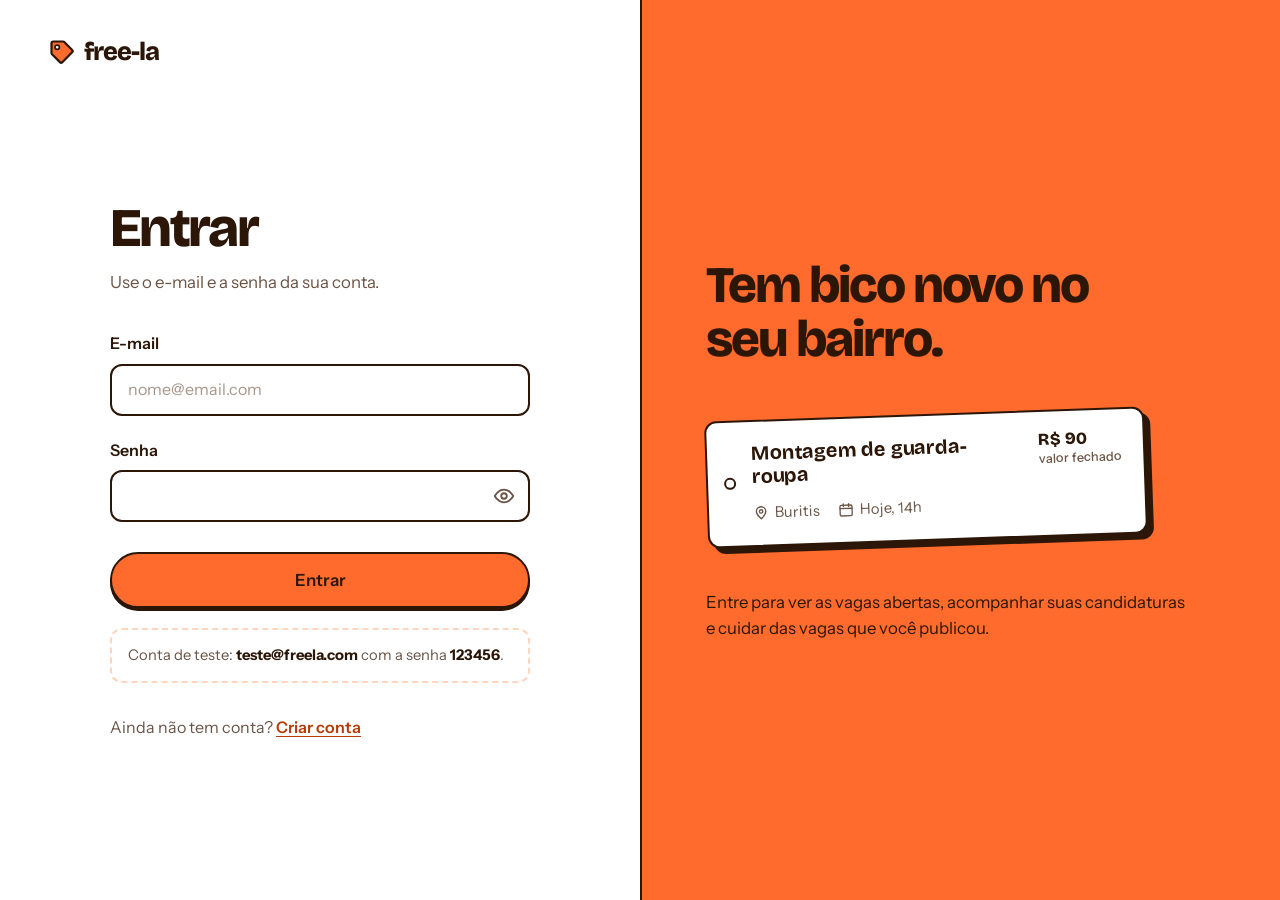
<file: pages/publicar-vaga.html>
<!DOCTYPE html>
<html lang="pt-BR">
<head>
  <meta charset="UTF-8">
  <meta name="viewport" content="width=device-width, initial-scale=1.0">
  <title>Publicar vaga | Free-la</title>

  <script src="../assets/js/storage.js"></script>
  <script src="../assets/js/auth.js"></script>
  <script>protegerPagina();</script>

  <link rel="preconnect" href="https://fonts.googleapis.com">
  <link rel="preconnect" href="https://fonts.gstatic.com" crossorigin>
  <link href="https://fonts.googleapis.com/css2?family=Bricolage+Grotesque:opsz,wght@12..96,600;12..96,700;12..96,800&family=Instrument+Sans:wght@400;500;600;700&display=swap" rel="stylesheet">

  <link rel="stylesheet" href="../assets/vendor/leaflet/leaflet.css">
  <link rel="stylesheet" href="../assets/css/base.css">
  <link rel="stylesheet" href="../assets/css/forms.css">
  <link rel="stylesheet" href="../assets/css/app.css">
  <link rel="stylesheet" href="../assets/css/pages/publicar.css">
</head>
<body data-pagina="publicar">

  <header class="app-topo">
    <div class="container">
      <a href="home.html" class="logo" aria-label="Free-la, vagas abertas">
        <svg viewBox="0 0 32 32" aria-hidden="true">
          <path d="M4 6a2 2 0 0 1 2-2h11.2a2 2 0 0 1 1.4.6l9 9a2 2 0 0 1 0 2.8L16.4 27.6a2 2 0 0 1-2.8 0l-9-9A2 2 0 0 1 4 17.2Z" fill="#ff6b2c" stroke="#2b1608" stroke-width="2.5" stroke-linejoin="round"/>
          <circle cx="10.5" cy="10.5" r="2.5" fill="#fff" stroke="#2b1608" stroke-width="2"/>
        </svg>
        free-la
      </a>
      <nav class="app-nav" aria-label="Principal">
        <a href="home.html" data-nav="home">Vagas</a>
        <a href="publicar-vaga.html" data-nav="publicar">Publicar vaga</a>
      </nav>
      <div class="usuario">
        <a href="perfil.html" class="usuario-link" data-nav="perfil" aria-label="Meu perfil">
          <span class="avatar" id="avatar" aria-hidden="true"></span>
          <span class="usuario-nome" id="usuario-nome"></span>
        </a>
        <button type="button" class="btn btn-contorno" id="btn-sair">Sair</button>
      </div>
    </div>
  </header>

  <main>
    <section class="faixa">
      <div class="container">
        <div>
          <h1>Publicar vaga</h1>
          <p>Quanto mais claro o pedido, mais rápido aparece alguém certo.</p>
        </div>
      </div>
    </section>

    <div class="container publicar">
      <form class="form-vaga" id="form-vaga" novalidate>
        <div class="alerta" id="alerta-limite" role="alert">
          <svg viewBox="0 0 24 24" fill="none" stroke="currentColor" stroke-width="2" stroke-linecap="round" stroke-linejoin="round" aria-hidden="true"><circle cx="12" cy="12" r="9"/><path d="M12 8v5M12 16.5v.01"/></svg>
          <span>Você já tem 5 vagas ativas. Conclua uma delas na <a href="perfil.html#caixa">caixa de entrada</a> para publicar outra.</span>
        </div>

        <fieldset class="form-bloco">
          <legend class="sr-only">O serviço</legend>
          <h2 aria-hidden="true">O serviço</h2>

          <div class="campo">
            <div class="campo-topo">
              <label for="titulo">Título da vaga</label>
              <span class="contador" id="contador-titulo">0/60</span>
            </div>
            <input type="text" id="titulo" maxlength="60" placeholder="Ex.: Ajudante para mudança" aria-describedby="titulo-erro">
            <p class="campo-erro" id="titulo-erro"></p>
          </div>

          <div class="campo">
            <label for="categoria">Categoria</label>
            <select id="categoria" aria-describedby="categoria-erro">
              <option value="">Escolha uma categoria</option>
            </select>
            <p class="campo-erro" id="categoria-erro"></p>
          </div>

          <div class="campo">
            <div class="campo-topo">
              <label for="descricao">O que precisa ser feito</label>
              <span class="contador" id="contador-descricao">0/400</span>
            </div>
            <textarea id="descricao" maxlength="400" placeholder="Conte os detalhes: tamanho do serviço, se precisa levar material, se precisa de experiência." aria-describedby="descricao-erro"></textarea>
            <p class="campo-erro" id="descricao-erro"></p>
          </div>
        </fieldset>

        <fieldset class="form-bloco">
          <legend class="sr-only">Onde e quando</legend>
          <h2 aria-hidden="true">Onde e quando</h2>

          <div class="campos-linha">
            <div class="campo">
              <label for="cidade">Cidade</label>
              <input type="text" id="cidade" maxlength="50" list="cidades" aria-describedby="cidade-erro">
              <datalist id="cidades"></datalist>
              <p class="campo-erro" id="cidade-erro"></p>
            </div>

            <div class="campo">
              <label for="bairro">Bairro</label>
              <input type="text" id="bairro" maxlength="50" placeholder="Ex.: Savassi" aria-describedby="bairro-erro">
              <p class="campo-erro" id="bairro-erro"></p>
              <label class="marcar">
                <input type="checkbox" id="remoto">
                Pode ser feito a distância
              </label>
            </div>
          </div>

          <div class="campo campo-mapa" id="campo-mapa">
            <div class="campo-topo">
              <span class="rotulo-mapa" id="rotulo-mapa">Local no mapa</span>
              <button type="button" class="link-centro" id="usar-centro">Usar o centro da cidade</button>
            </div>
            <p class="campo-ajuda" id="mapa-ajuda">Clique no mapa onde vai ser o serviço. Quem vê a vaga só enxerga a região, nunca o ponto exato.</p>
            <div class="mapa mapa-publicar" id="mapa-publicar" aria-labelledby="rotulo-mapa" aria-describedby="mapa-ajuda mapa-erro"></div>
            <p class="campo-erro" id="mapa-erro"></p>
          </div>

          <div class="campos-linha">
            <div class="campo">
              <label for="data">Dia</label>
              <input type="date" id="data" aria-describedby="data-erro">
              <p class="campo-erro" id="data-erro"></p>
            </div>

            <div class="campo">
              <label for="hora">Horário</label>
              <input type="time" id="hora" aria-describedby="hora-erro">
              <p class="campo-erro" id="hora-erro"></p>
            </div>
          </div>
        </fieldset>

        <fieldset class="form-bloco">
          <legend class="sr-only">Pagamento</legend>
          <h2 aria-hidden="true">Pagamento</h2>

          <div class="campos-linha">
            <div class="campo">
              <label for="valor">Quanto você paga</label>
              <div class="campo-dinheiro">
                <span aria-hidden="true">R$</span>
                <input type="number" id="valor" min="10" max="10000" step="1" inputmode="numeric" placeholder="150" aria-describedby="valor-erro">
              </div>
              <p class="campo-erro" id="valor-erro"></p>
            </div>

            <div class="campo">
              <label for="unidade">Forma de cobrança</label>
              <select id="unidade">
                <option value="valor fechado">Valor fechado</option>
                <option value="por dia">Por dia</option>
                <option value="por hora">Por hora</option>
              </select>
              <p class="campo-erro" id="unidade-erro"></p>
            </div>
          </div>
        </fieldset>

        <div class="form-acoes">
          <button type="submit" class="btn btn-primario btn-grande">Publicar vaga</button>
          <a href="home.html" class="btn btn-contorno btn-grande">Cancelar</a>
        </div>
      </form>

      <aside class="previa" aria-label="Prévia da vaga">
        <h2>Prévia</h2>
        <p>É assim que sua vaga aparece para quem procura bico.</p>
        <div class="previa-palco">
          <div id="previa-ficha"></div>
          <div class="previa-descricao">
            <strong>Detalhes</strong>
            <p id="previa-descricao"></p>
          </div>
        </div>
      </aside>
    </div>
  </main>

  <script src="../assets/vendor/leaflet/leaflet.js"></script>
  <script src="../assets/js/app.js"></script>
  <script src="../assets/js/mapa.js"></script>
  <script src="../assets/js/validacao.js"></script>
  <script src="../assets/js/pages/publicar-vaga.js"></script>
</body>
</html>
</file>
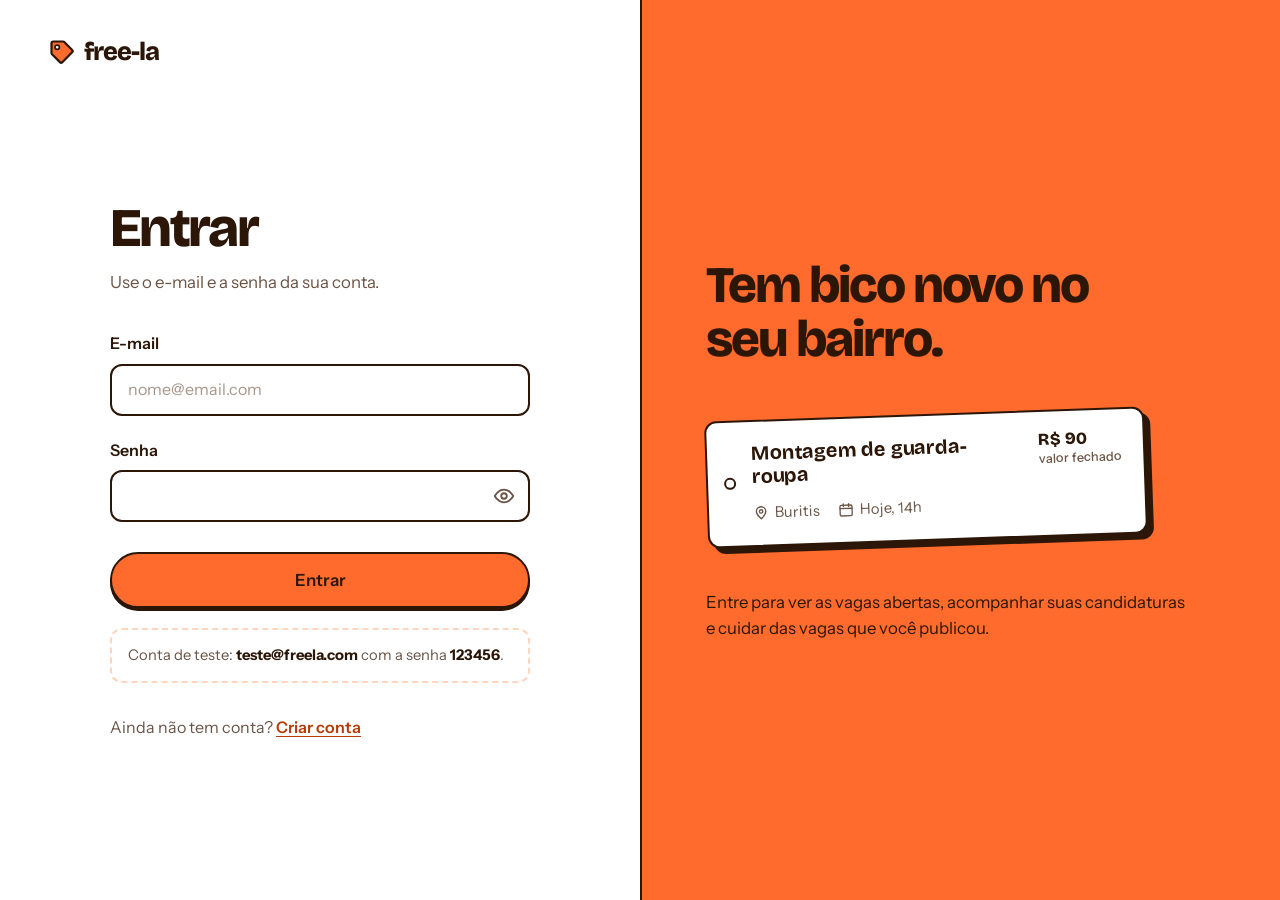
<file: pages/vaga.html>
<!DOCTYPE html>
<html lang="pt-BR">
<head>
  <meta charset="UTF-8">
  <meta name="viewport" content="width=device-width, initial-scale=1.0">
  <title>Vaga | Free-la</title>

  <script src="../assets/js/storage.js"></script>
  <script src="../assets/js/auth.js"></script>
  <script>protegerPagina();</script>

  <link rel="preconnect" href="https://fonts.googleapis.com">
  <link rel="preconnect" href="https://fonts.gstatic.com" crossorigin>
  <link href="https://fonts.googleapis.com/css2?family=Bricolage+Grotesque:opsz,wght@12..96,600;12..96,700;12..96,800&family=Instrument+Sans:wght@400;500;600;700&display=swap" rel="stylesheet">

  <link rel="stylesheet" href="../assets/vendor/leaflet/leaflet.css">
  <link rel="stylesheet" href="../assets/css/base.css">
  <link rel="stylesheet" href="../assets/css/app.css">
  <link rel="stylesheet" href="../assets/css/pages/vaga.css">
</head>
<body data-pagina="home">

  <header class="app-topo">
    <div class="container">
      <a href="home.html" class="logo" aria-label="Free-la, início">
        <svg viewBox="0 0 32 32" aria-hidden="true">
          <path d="M4 6a2 2 0 0 1 2-2h11.2a2 2 0 0 1 1.4.6l9 9a2 2 0 0 1 0 2.8L16.4 27.6a2 2 0 0 1-2.8 0l-9-9A2 2 0 0 1 4 17.2Z" fill="#ff6b2c" stroke="#2b1608" stroke-width="2.5" stroke-linejoin="round"/>
          <circle cx="10.5" cy="10.5" r="2.5" fill="#fff" stroke="#2b1608" stroke-width="2"/>
        </svg>
        free-la
      </a>
      <nav class="app-nav" aria-label="Principal">
        <a href="home.html" data-nav="home">Vagas</a>
        <a href="publicar-vaga.html" data-nav="publicar">Publicar vaga</a>
      </nav>
      <div class="usuario">
        <a href="perfil.html" class="usuario-link" data-nav="perfil" aria-label="Meu perfil">
          <span class="avatar" id="avatar" aria-hidden="true"></span>
          <span class="usuario-nome" id="usuario-nome"></span>
        </a>
        <button type="button" class="btn btn-contorno" id="btn-sair">Sair</button>
      </div>
    </div>
  </header>

  <main id="vaga">
    <section class="vaga-topo">
      <div class="container">
        <a href="home.html#vagas" class="voltar">
          <svg viewBox="0 0 24 24" fill="none" stroke="currentColor" stroke-width="2.5" stroke-linecap="round" stroke-linejoin="round" aria-hidden="true"><path d="M15 6l-6 6 6 6"/></svg>
          Voltar para as vagas
        </a>
        <div id="vaga-cabecalho"></div>
      </div>
    </section>

    <div class="container vaga-corpo">
      <div>
        <section class="secao-vaga" aria-labelledby="titulo-descricao">
          <h2 id="titulo-descricao">O que precisa ser feito</h2>
          <p class="vaga-descricao" id="vaga-descricao"></p>
        </section>

        <section class="secao-vaga" aria-labelledby="titulo-detalhes">
          <h2 id="titulo-detalhes">Detalhes</h2>
          <ul class="detalhes" id="vaga-detalhes"></ul>
        </section>

        <section class="secao-vaga" aria-labelledby="titulo-local">
          <h2 id="titulo-local">Onde fica</h2>
          <div id="local-vaga"></div>
        </section>
      </div>

      <aside class="lateral-vaga" aria-label="Candidatura e quem publicou">
        <div class="cartao-acao" id="cartao-acao" aria-live="polite"></div>
        <div class="cartao-autor" id="cartao-autor"></div>
      </aside>

      <section class="secao-vaga" id="secao-parecidas" aria-labelledby="titulo-parecidas">
        <h2 id="titulo-parecidas">Vagas parecidas</h2>
        <ul class="parecidas" id="vagas-parecidas"></ul>
      </section>
    </div>
  </main>

  <script src="../assets/vendor/leaflet/leaflet.js"></script>
  <script src="../assets/js/app.js"></script>
  <script src="../assets/js/mapa.js"></script>
  <script src="../assets/js/pages/vaga.js"></script>
</body>
</html>
</file>
<file: assets/css/base.css>
:root {
  --branco: #ffffff;
  --laranja: #ff6b2c;
  --laranja-forte: #e85614;
  --laranja-texto: #b83a06;
  --laranja-claro: #fff1e8;
  --laranja-linha: #ffd5bf;
  --tinta: #2b1608;
  --tinta-suave: #6b5446;
  --linha: #eadfd8;
  --erro: #c0262d;
  --erro-fundo: #fdf0f0;

  --fonte-titulo: "Bricolage Grotesque", "Arial Narrow", sans-serif;
  --fonte-texto: "Instrument Sans", system-ui, sans-serif;

  --raio-sm: 6px;
  --raio: 12px;
  --raio-lg: 22px;

  --margem: clamp(20px, 5vw, 80px);
}

*,
*::before,
*::after {
  box-sizing: border-box;
  margin: 0;
  padding: 0;
}

body {
  font-family: var(--fonte-texto);
  font-size: 1rem;
  line-height: 1.55;
  color: var(--tinta);
  background: var(--branco);
  overflow-wrap: anywhere;
  -webkit-font-smoothing: antialiased;
}

h1,
h2,
h3 {
  font-family: var(--fonte-titulo);
  line-height: 1.05;
  letter-spacing: -0.02em;
}

img,
svg {
  display: block;
  max-width: 100%;
}

a {
  color: inherit;
  text-decoration: none;
}

button,
input,
select,
textarea {
  font: inherit;
  color: inherit;
}

button {
  cursor: pointer;
}

:focus-visible {
  outline: 3px solid var(--tinta);
  outline-offset: 3px;
  border-radius: var(--raio-sm);
}

.container {
  width: 100%;
  padding: 0 var(--margem);
}

.logo {
  display: inline-flex;
  align-items: center;
  gap: 8px;
  font-family: var(--fonte-titulo);
  font-size: 1.6rem;
  font-weight: 800;
  letter-spacing: -0.04em;
}

.logo svg {
  width: 28px;
  height: 28px;
}

.btn {
  display: inline-flex;
  align-items: center;
  justify-content: center;
  gap: 8px;
  min-height: 48px;
  padding: 0 22px;
  border: 2px solid var(--tinta);
  border-radius: 999px;
  font-weight: 600;
  white-space: nowrap;
  transition: transform 0.15s ease, background-color 0.15s ease, box-shadow 0.15s ease;
}

.btn:active {
  transform: translateY(1px);
}

.btn-primario {
  background: var(--laranja);
  color: var(--tinta);
  box-shadow: 0 3px 0 var(--tinta);
}

.btn-primario:hover {
  background: var(--laranja-forte);
}

.btn-primario:active {
  box-shadow: 0 1px 0 var(--tinta);
  transform: translateY(2px);
}

.btn-contorno {
  background: var(--branco);
  color: var(--tinta);
}

.btn-contorno:hover {
  background: var(--laranja-claro);
}

.btn-escuro {
  background: var(--tinta);
  color: var(--branco);
}

.btn-escuro:hover {
  background: #45250f;
}

.btn-texto {
  min-height: 44px;
  padding: 0 12px;
  border-color: transparent;
  background: transparent;
}

.btn-texto:hover {
  background: var(--laranja-claro);
}

.btn-grande {
  min-height: 56px;
  padding: 0 30px;
  font-size: 1.05rem;
}

.ficha {
  position: relative;
  display: grid;
  grid-template-columns: minmax(0, 1fr) auto;
  gap: 14px 20px;
  padding: 20px 22px 20px 44px;
  border: 2px solid var(--tinta);
  border-radius: var(--raio);
  background: var(--branco);
}

.ficha::before {
  content: "";
  position: absolute;
  top: 50%;
  left: 16px;
  width: 12px;
  height: 12px;
  border: 2px solid var(--tinta);
  border-radius: 50%;
  background: var(--branco);
  transform: translateY(-50%);
}

.ficha-titulo {
  font-family: var(--fonte-titulo);
  font-size: 1.25rem;
  font-weight: 700;
  line-height: 1.15;
  letter-spacing: -0.01em;
}

.ficha-valor {
  font-family: var(--fonte-titulo);
  font-size: 1.5rem;
  font-weight: 800;
  line-height: 1;
  white-space: nowrap;
}

.ficha-valor small {
  display: block;
  margin-top: 4px;
  font-family: var(--fonte-texto);
  font-size: 0.8rem;
  font-weight: 500;
  text-align: right;
  color: var(--tinta-suave);
}

.ficha-info {
  grid-column: 1 / -1;
  display: flex;
  flex-wrap: wrap;
  gap: 6px 18px;
  color: var(--tinta-suave);
  font-size: 0.92rem;
  list-style: none;
}

.ficha-info li {
  display: inline-flex;
  align-items: center;
  gap: 6px;
}

.ficha-info svg {
  width: 16px;
  height: 16px;
  flex-shrink: 0;
}

.ficha-laranja {
  background: var(--laranja);
}

.ficha-laranja .ficha-info,
.ficha-laranja .ficha-valor small {
  color: var(--tinta);
}

.ficha-laranja::before {
  background: var(--branco);
}

.sr-only {
  position: absolute;
  width: 1px;
  height: 1px;
  overflow: hidden;
  clip: rect(0 0 0 0);
  white-space: nowrap;
}

@media (prefers-reduced-motion: reduce) {
  *,
  *::before,
  *::after {
    animation: none !important;
    transition: none !important;
  }
}
</file>
<file: assets/css/pages/landing.css>
.topo {
  border-bottom: 2px solid var(--tinta);
  background: var(--branco);
}

.topo .container {
  display: flex;
  align-items: center;
  justify-content: space-between;
  height: 76px;
}

.topo-acoes {
  display: flex;
  align-items: center;
  gap: 8px;
}

.hero {
  padding: 72px 0 40px;
  overflow: hidden;
}

.hero .container {
  display: grid;
  grid-template-columns: 1fr;
  gap: 64px;
  align-items: center;
}

.hero h1 {
  max-width: 11ch;
  font-size: clamp(2.8rem, 6.6vw, 7.5rem);
  font-weight: 800;
  line-height: 0.95;
  letter-spacing: -0.045em;
}

.hero-texto {
  max-width: 34rem;
  margin-top: 28px;
  font-size: 1.15rem;
  color: var(--tinta-suave);
}

.hero-acoes {
  display: flex;
  flex-wrap: wrap;
  gap: 12px;
  margin-top: 36px;
}

.pilha {
  position: relative;
  display: grid;
  gap: 18px;
  max-width: 520px;
  width: 100%;
  margin: 0 auto;
  list-style: none;
}

.pilha .ficha {
  animation: cair 0.6s cubic-bezier(0.2, 0.9, 0.3, 1.2) both;
}

.pilha li:nth-child(1) .ficha {
  transform: rotate(-2.5deg);
  animation-delay: 0.1s;
}

.pilha li:nth-child(2) .ficha {
  transform: rotate(1.8deg) translateX(18px);
  animation-delay: 0.25s;
}

.pilha li:nth-child(3) .ficha {
  transform: rotate(-1deg) translateX(-6px);
  animation-delay: 0.4s;
}

@keyframes cair {
  from {
    opacity: 0;
    translate: 0 -24px;
  }
  to {
    opacity: 1;
    translate: 0 0;
  }
}

.secao {
  padding: 96px 0;
}

.secao-titulo {
  max-width: 16ch;
  font-size: clamp(2rem, 4.6vw, 3.2rem);
  font-weight: 800;
}

.fluxos {
  display: grid;
  grid-template-columns: 1fr;
  gap: 56px;
  margin-top: 56px;
}

.fluxo h3 {
  padding-bottom: 16px;
  border-bottom: 2px solid var(--tinta);
  font-size: 1.4rem;
  font-weight: 700;
}

.fluxo ol {
  list-style: none;
  counter-reset: passo;
}

.fluxo li {
  display: grid;
  grid-template-columns: 56px 1fr;
  gap: 16px;
  padding: 22px 0;
  border-bottom: 1px solid var(--linha);
  counter-increment: passo;
}

.fluxo li::before {
  content: counter(passo);
  font-family: var(--fonte-titulo);
  font-size: 2.6rem;
  font-weight: 800;
  line-height: 0.9;
  color: var(--laranja-texto);
}

.fluxo strong {
  display: block;
  margin-bottom: 4px;
  font-size: 1.05rem;
}

.fluxo p {
  color: var(--tinta-suave);
}

.categorias-secao {
  padding-top: 0;
}

.categorias-secao p {
  max-width: 36rem;
  margin-top: 16px;
  color: var(--tinta-suave);
  font-size: 1.1rem;
}

.categorias {
  display: flex;
  flex-wrap: wrap;
  gap: 12px;
  margin-top: 36px;
  list-style: none;
}

.categorias li {
  padding: 12px 20px;
  border: 2px solid var(--tinta);
  border-radius: 999px;
  font-weight: 600;
}

.chamada {
  padding: 88px 0;
  border-top: 2px solid var(--tinta);
  border-bottom: 2px solid var(--tinta);
  background: var(--laranja);
}

.chamada .container {
  display: flex;
  flex-wrap: wrap;
  align-items: flex-end;
  justify-content: space-between;
  gap: 32px;
}

.chamada h2 {
  max-width: 18ch;
  font-size: clamp(2.2rem, 5.4vw, 4rem);
  font-weight: 800;
}

.rodape {
  padding: 36px 0;
}

.rodape .container {
  display: flex;
  flex-wrap: wrap;
  align-items: center;
  justify-content: space-between;
  gap: 16px;
  color: var(--tinta-suave);
  font-size: 0.92rem;
}

.rodape .logo {
  font-size: 1.25rem;
  color: var(--tinta);
}

.rodape .logo svg {
  width: 22px;
  height: 22px;
}

@media (max-width: 520px) {
  .topo-acoes .btn-texto {
    display: none;
  }

  .hero {
    padding-top: 48px;
  }

  .hero-acoes .btn {
    flex: 1 1 100%;
  }
}

@media (min-width: 900px) {
  .hero .container {
    grid-template-columns: 1.15fr 1fr;
  }

  .fluxos {
    grid-template-columns: 1fr 1fr;
    gap: 72px;
  }
}
</file>
<file: assets/css/pages/boas-vindas.css>
.bv {
  display: flex;
  flex-direction: column;
  min-height: 100vh;
}

.bv-topo {
  border-bottom: 2px solid var(--tinta);
}

.bv-topo .container {
  display: flex;
  align-items: center;
  height: 72px;
}

.bv-conteudo {
  display: flex;
  flex: 1;
  flex-direction: column;
  justify-content: center;
  padding-top: 56px;
  padding-bottom: 72px;
}

.bv-selo {
  display: inline-flex;
  align-items: center;
  gap: 10px;
  align-self: flex-start;
  margin-bottom: 28px;
  padding: 8px 16px 8px 8px;
  border: 2px solid var(--tinta);
  border-radius: 999px;
  background: var(--laranja-claro);
  font-weight: 600;
  animation: carimbar 0.5s cubic-bezier(0.3, 1.6, 0.5, 1) both;
}

.bv-selo span {
  display: grid;
  place-items: center;
  width: 32px;
  height: 32px;
  border-radius: 50%;
  background: var(--tinta);
  color: var(--branco);
}

.bv-selo svg {
  width: 18px;
  height: 18px;
}

@keyframes carimbar {
  from {
    opacity: 0;
    transform: scale(1.4) rotate(-6deg);
  }
  to {
    opacity: 1;
    transform: scale(1) rotate(0);
  }
}

.bv-conteudo h1 {
  max-width: 14ch;
  font-size: clamp(2.8rem, 7vw, 6rem);
  font-weight: 800;
  line-height: 0.95;
  letter-spacing: -0.045em;
}

.bv-texto {
  max-width: 36rem;
  margin-top: 20px;
  color: var(--tinta-suave);
  font-size: 1.15rem;
}

.bv-opcoes {
  display: grid;
  grid-template-columns: 1fr;
  gap: 20px;
  margin-top: 48px;
  list-style: none;
}

.opcao {
  display: grid;
  grid-template-columns: auto 1fr;
  gap: 8px 20px;
  height: 100%;
  padding: 28px;
  border: 2px solid var(--tinta);
  border-radius: var(--raio-lg);
  background: var(--branco);
  box-shadow: 5px 5px 0 var(--tinta);
  transition: transform 0.15s ease, box-shadow 0.15s ease, background-color 0.15s ease;
}

.opcao:hover {
  background: var(--laranja-claro);
  transform: translate(-2px, -2px);
  box-shadow: 7px 7px 0 var(--tinta);
}

.opcao:active {
  transform: translate(3px, 3px);
  box-shadow: 2px 2px 0 var(--tinta);
}

.opcao-laranja {
  background: var(--laranja);
}

.opcao-laranja:hover {
  background: var(--laranja-forte);
}

.opcao-icone {
  grid-row: span 3;
  display: grid;
  place-items: center;
  width: 56px;
  height: 56px;
  border: 2px solid var(--tinta);
  border-radius: var(--raio);
  background: var(--branco);
}

.opcao-icone svg {
  width: 28px;
  height: 28px;
}

.opcao h2 {
  font-size: clamp(1.5rem, 3vw, 2rem);
  font-weight: 800;
}

.opcao p {
  color: var(--tinta-suave);
}

.opcao-laranja p {
  color: var(--tinta);
}

.opcao-acao {
  margin-top: 8px;
  font-weight: 700;
  text-decoration: underline;
  text-decoration-thickness: 2px;
  text-underline-offset: 4px;
}

.bv-depois {
  margin-top: 32px;
  color: var(--tinta-suave);
}

.bv-depois a {
  color: var(--laranja-texto);
  font-weight: 600;
  text-decoration: underline;
  text-underline-offset: 3px;
}

@media (min-width: 860px) {
  .bv-opcoes {
    grid-template-columns: 1fr 1fr;
    max-width: 1100px;
  }
}
</file>
<file: assets/css/forms.css>
fieldset {
  min-width: 0;
  margin: 0;
  padding: 0;
  border: 0;
}

.campo {
  margin-bottom: 22px;
}

.campo label {
  display: block;
  margin-bottom: 8px;
  font-weight: 600;
}

.campo input,
.campo select,
.campo textarea {
  width: 100%;
  min-height: 52px;
  padding: 0 16px;
  border: 2px solid var(--tinta);
  border-radius: var(--raio);
  background: var(--branco);
  font-size: 1rem;
  transition: box-shadow 0.15s ease;
}

.campo textarea {
  min-height: 120px;
  padding: 14px 16px;
  line-height: 1.5;
  resize: vertical;
}

.campo select {
  appearance: none;
  padding-right: 44px;
  background-image: url("data:image/svg+xml,%3Csvg xmlns='http://www.w3.org/2000/svg' viewBox='0 0 24 24' fill='none' stroke='%232b1608' stroke-width='2.5' stroke-linecap='round' stroke-linejoin='round'%3E%3Cpath d='m6 9 6 6 6-6'/%3E%3C/svg%3E");
  background-position: right 14px center;
  background-repeat: no-repeat;
  background-size: 20px;
  cursor: pointer;
}

.campo input:disabled,
.campo input[readonly] {
  border-style: dashed;
  background: #faf6f3;
  color: var(--tinta-suave);
}

.campo input::placeholder,
.campo textarea::placeholder {
  color: #a8968a;
}

.campo input:focus,
.campo select:focus,
.campo textarea:focus {
  outline: none;
  box-shadow: 0 0 0 4px var(--laranja-linha);
}

.campo.erro input,
.campo.erro select,
.campo.erro textarea {
  border-color: var(--erro);
}

.campo.erro input:focus,
.campo.erro select:focus,
.campo.erro textarea:focus {
  box-shadow: 0 0 0 4px #f6d3d4;
}

.campo-ajuda {
  margin-top: 8px;
  color: var(--tinta-suave);
  font-size: 0.9rem;
}

.campo.erro .campo-ajuda {
  display: none;
}

.campo-erro {
  display: none;
  align-items: center;
  gap: 6px;
  margin-top: 8px;
  color: var(--erro);
  font-size: 0.9rem;
  font-weight: 500;
}

.campo.erro .campo-erro {
  display: flex;
}

.campo-senha {
  position: relative;
}

.campo-senha input {
  padding-right: 56px;
}

.btn-olho {
  position: absolute;
  top: 4px;
  right: 4px;
  display: grid;
  place-items: center;
  width: 44px;
  height: 44px;
  border: none;
  border-radius: var(--raio-sm);
  background: transparent;
  color: var(--tinta-suave);
}

.btn-olho:hover {
  background: var(--laranja-claro);
  color: var(--tinta);
}

.btn-olho svg {
  width: 22px;
  height: 22px;
}

.btn-olho .olho-fechado,
.btn-olho[aria-pressed="true"] .olho-aberto {
  display: none;
}

.btn-olho[aria-pressed="true"] .olho-fechado {
  display: block;
}

.alerta {
  display: none;
  gap: 12px;
  margin-bottom: 24px;
  padding: 14px 16px;
  border: 2px solid var(--erro);
  border-radius: var(--raio);
  background: var(--erro-fundo);
  color: var(--erro);
  font-weight: 500;
}

.alerta.visivel {
  display: flex;
}

.alerta a {
  color: inherit;
  font-weight: 700;
  text-decoration: underline;
}

.alerta svg {
  width: 22px;
  height: 22px;
  flex-shrink: 0;
}

.campo-topo {
  display: flex;
  margin-bottom: 8px;
  align-items: baseline;
  justify-content: space-between;
  gap: 12px;
}

.campo-topo label {
  margin-bottom: 0;
}

.contador {
  color: var(--tinta-suave);
  font-size: 0.85rem;
  font-variant-numeric: tabular-nums;
}

.campos-linha {
  display: grid;
  grid-template-columns: 1fr;
  gap: 0 16px;
}

.campo-dinheiro {
  position: relative;
}

.campo-dinheiro span {
  position: absolute;
  top: 50%;
  left: 16px;
  font-weight: 600;
  transform: translateY(-50%);
  pointer-events: none;
}

.campo-dinheiro input {
  padding-left: 46px;
}

.campo .marcar,
.marcar {
  display: inline-flex;
  align-items: center;
  gap: 10px;
  min-height: 44px;
  margin-top: 4px;
  font-weight: 500;
  cursor: pointer;
}

.marcar input {
  width: 22px;
  height: 22px;
  accent-color: var(--laranja-forte);
  cursor: pointer;
}

.aviso {
  display: flex;
  align-items: center;
  gap: 12px;
  padding: 14px 16px;
  border: 2px solid var(--tinta);
  border-radius: var(--raio);
  background: #e9f7ee;
  font-weight: 600;
}

.aviso[hidden] {
  display: none;
}

.aviso svg {
  width: 22px;
  height: 22px;
  flex-shrink: 0;
  color: #17803d;
}

@media (min-width: 640px) {
  .campos-linha {
    grid-template-columns: 1fr 1fr;
  }
}

.campo input[type="number"]::-webkit-inner-spin-button,
.campo input[type="number"]::-webkit-outer-spin-button {
  margin: 0;
  -webkit-appearance: none;
}

.campo input[type="number"] {
  -moz-appearance: textfield;
}
</file>
<file: assets/css/pages/auth.css>
.auth {
  display: grid;
  grid-template-columns: 1fr;
  min-height: 100vh;
}

.auth-form-lado {
  display: flex;
  flex-direction: column;
  padding: 28px 20px 40px;
}

.auth-form-lado > .logo {
  align-self: flex-start;
}

.auth-caixa {
  width: 100%;
  max-width: 420px;
  margin: auto;
  padding: 48px 0;
}

.auth-caixa h1 {
  font-size: clamp(2.4rem, 6vw, 3.4rem);
  font-weight: 800;
  letter-spacing: -0.04em;
}

.auth-sub {
  margin: 12px 0 36px;
  color: var(--tinta-suave);
  font-size: 1.05rem;
}

.auth-caixa form .btn {
  width: 100%;
  margin-top: 8px;
}

.dica-teste {
  margin-top: 20px;
  padding: 14px 16px;
  border: 2px dashed var(--laranja-linha);
  border-radius: var(--raio);
  color: var(--tinta-suave);
  font-size: 0.92rem;
}

.dica-teste strong {
  color: var(--tinta);
}

.auth-troca {
  margin-top: 32px;
  color: var(--tinta-suave);
}

.auth-troca a {
  color: var(--laranja-texto);
  font-weight: 600;
  text-decoration: underline;
  text-underline-offset: 3px;
}

.auth-troca a:hover {
  color: var(--tinta);
}

.auth-vitrine {
  display: none;
  flex-direction: column;
  justify-content: center;
  gap: 48px;
  padding: 64px;
  border-left: 2px solid var(--tinta);
  background: var(--laranja);
}

.auth-vitrine h2 {
  max-width: 12ch;
  font-size: clamp(2.6rem, 4vw, 3.8rem);
  font-weight: 800;
  letter-spacing: -0.04em;
}

.auth-vitrine .ficha {
  max-width: 440px;
  transform: rotate(-2deg);
  box-shadow: 6px 6px 0 var(--tinta);
}

.auth-vitrine p {
  max-width: 30rem;
  font-size: 1.05rem;
}

@media (min-width: 960px) {
  .auth {
    grid-template-columns: 1fr 1fr;
  }

  .auth-form-lado {
    padding: 32px 48px;
  }

  .auth-vitrine {
    display: flex;
  }
}
</file>
<file: assets/vendor/leaflet/leaflet.css>
/* required styles */

.leaflet-pane,
.leaflet-tile,
.leaflet-marker-icon,
.leaflet-marker-shadow,
.leaflet-tile-container,
.leaflet-pane > svg,
.leaflet-pane > canvas,
.leaflet-zoom-box,
.leaflet-image-layer,
.leaflet-layer {
	position: absolute;
	left: 0;
	top: 0;
	}
.leaflet-container {
	overflow: hidden;
	}
.leaflet-tile,
.leaflet-marker-icon,
.leaflet-marker-shadow {
	-webkit-user-select: none;
	   -moz-user-select: none;
	        user-select: none;
	  -webkit-user-drag: none;
	}
/* Prevents IE11 from highlighting tiles in blue */
.leaflet-tile::selection {
	background: transparent;
}
/* Safari renders non-retina tile on retina better with this, but Chrome is worse */
.leaflet-safari .leaflet-tile {
	image-rendering: -webkit-optimize-contrast;
	}
/* hack that prevents hw layers "stretching" when loading new tiles */
.leaflet-safari .leaflet-tile-container {
	width: 1600px;
	height: 1600px;
	-webkit-transform-origin: 0 0;
	}
.leaflet-marker-icon,
.leaflet-marker-shadow {
	display: block;
	}
/* .leaflet-container svg: reset svg max-width decleration shipped in Joomla! (joomla.org) 3.x */
/* .leaflet-container img: map is broken in FF if you have max-width: 100% on tiles */
.leaflet-container .leaflet-overlay-pane svg {
	max-width: none !important;
	max-height: none !important;
	}
.leaflet-container .leaflet-marker-pane img,
.leaflet-container .leaflet-shadow-pane img,
.leaflet-container .leaflet-tile-pane img,
.leaflet-container img.leaflet-image-layer,
.leaflet-container .leaflet-tile {
	max-width: none !important;
	max-height: none !important;
	width: auto;
	padding: 0;
	}

.leaflet-container img.leaflet-tile {
	/* See: https://bugs.chromium.org/p/chromium/issues/detail?id=600120 */
	mix-blend-mode: plus-lighter;
}

.leaflet-container.leaflet-touch-zoom {
	-ms-touch-action: pan-x pan-y;
	touch-action: pan-x pan-y;
	}
.leaflet-container.leaflet-touch-drag {
	-ms-touch-action: pinch-zoom;
	/* Fallback for FF which doesn't support pinch-zoom */
	touch-action: none;
	touch-action: pinch-zoom;
}
.leaflet-container.leaflet-touch-drag.leaflet-touch-zoom {
	-ms-touch-action: none;
	touch-action: none;
}
.leaflet-container {
	-webkit-tap-highlight-color: transparent;
}
.leaflet-container a {
	-webkit-tap-highlight-color: rgba(51, 181, 229, 0.4);
}
.leaflet-tile {
	filter: inherit;
	visibility: hidden;
	}
.leaflet-tile-loaded {
	visibility: inherit;
	}
.leaflet-zoom-box {
	width: 0;
	height: 0;
	-moz-box-sizing: border-box;
	     box-sizing: border-box;
	z-index: 800;
	}
/* workaround for https://bugzilla.mozilla.org/show_bug.cgi?id=888319 */
.leaflet-overlay-pane svg {
	-moz-user-select: none;
	}

.leaflet-pane         { z-index: 400; }

.leaflet-tile-pane    { z-index: 200; }
.leaflet-overlay-pane { z-index: 400; }
.leaflet-shadow-pane  { z-index: 500; }
.leaflet-marker-pane  { z-index: 600; }
.leaflet-tooltip-pane   { z-index: 650; }
.leaflet-popup-pane   { z-index: 700; }

.leaflet-map-pane canvas { z-index: 100; }
.leaflet-map-pane svg    { z-index: 200; }

.leaflet-vml-shape {
	width: 1px;
	height: 1px;
	}
.lvml {
	behavior: url(#default#VML);
	display: inline-block;
	position: absolute;
	}


/* control positioning */

.leaflet-control {
	position: relative;
	z-index: 800;
	pointer-events: visiblePainted; /* IE 9-10 doesn't have auto */
	pointer-events: auto;
	}
.leaflet-top,
.leaflet-bottom {
	position: absolute;
	z-index: 1000;
	pointer-events: none;
	}
.leaflet-top {
	top: 0;
	}
.leaflet-right {
	right: 0;
	}
.leaflet-bottom {
	bottom: 0;
	}
.leaflet-left {
	left: 0;
	}
.leaflet-control {
	float: left;
	clear: both;
	}
.leaflet-right .leaflet-control {
	float: right;
	}
.leaflet-top .leaflet-control {
	margin-top: 10px;
	}
.leaflet-bottom .leaflet-control {
	margin-bottom: 10px;
	}
.leaflet-left .leaflet-control {
	margin-left: 10px;
	}
.leaflet-right .leaflet-control {
	margin-right: 10px;
	}


/* zoom and fade animations */

.leaflet-fade-anim .leaflet-popup {
	opacity: 0;
	-webkit-transition: opacity 0.2s linear;
	   -moz-transition: opacity 0.2s linear;
	        transition: opacity 0.2s linear;
	}
.leaflet-fade-anim .leaflet-map-pane .leaflet-popup {
	opacity: 1;
	}
.leaflet-zoom-animated {
	-webkit-transform-origin: 0 0;
	    -ms-transform-origin: 0 0;
	        transform-origin: 0 0;
	}
svg.leaflet-zoom-animated {
	will-change: transform;
}

.leaflet-zoom-anim .leaflet-zoom-animated {
	-webkit-transition: -webkit-transform 0.25s cubic-bezier(0,0,0.25,1);
	   -moz-transition:    -moz-transform 0.25s cubic-bezier(0,0,0.25,1);
	        transition:         transform 0.25s cubic-bezier(0,0,0.25,1);
	}
.leaflet-zoom-anim .leaflet-tile,
.leaflet-pan-anim .leaflet-tile {
	-webkit-transition: none;
	   -moz-transition: none;
	        transition: none;
	}

.leaflet-zoom-anim .leaflet-zoom-hide {
	visibility: hidden;
	}


/* cursors */

.leaflet-interactive {
	cursor: pointer;
	}
.leaflet-grab {
	cursor: -webkit-grab;
	cursor:    -moz-grab;
	cursor:         grab;
	}
.leaflet-crosshair,
.leaflet-crosshair .leaflet-interactive {
	cursor: crosshair;
	}
.leaflet-popup-pane,
.leaflet-control {
	cursor: auto;
	}
.leaflet-dragging .leaflet-grab,
.leaflet-dragging .leaflet-grab .leaflet-interactive,
.leaflet-dragging .leaflet-marker-draggable {
	cursor: move;
	cursor: -webkit-grabbing;
	cursor:    -moz-grabbing;
	cursor:         grabbing;
	}

/* marker & overlays interactivity */
.leaflet-marker-icon,
.leaflet-marker-shadow,
.leaflet-image-layer,
.leaflet-pane > svg path,
.leaflet-tile-container {
	pointer-events: none;
	}

.leaflet-marker-icon.leaflet-interactive,
.leaflet-image-layer.leaflet-interactive,
.leaflet-pane > svg path.leaflet-interactive,
svg.leaflet-image-layer.leaflet-interactive path {
	pointer-events: visiblePainted; /* IE 9-10 doesn't have auto */
	pointer-events: auto;
	}

/* visual tweaks */

.leaflet-container {
	background: #ddd;
	outline-offset: 1px;
	}
.leaflet-container a {
	color: #0078A8;
	}
.leaflet-zoom-box {
	border: 2px dotted #38f;
	background: rgba(255,255,255,0.5);
	}


/* general typography */
.leaflet-container {
	font-family: "Helvetica Neue", Arial, Helvetica, sans-serif;
	font-size: 12px;
	font-size: 0.75rem;
	line-height: 1.5;
	}


/* general toolbar styles */

.leaflet-bar {
	box-shadow: 0 1px 5px rgba(0,0,0,0.65);
	border-radius: 4px;
	}
.leaflet-bar a {
	background-color: #fff;
	border-bottom: 1px solid #ccc;
	width: 26px;
	height: 26px;
	line-height: 26px;
	display: block;
	text-align: center;
	text-decoration: none;
	color: black;
	}
.leaflet-bar a,
.leaflet-control-layers-toggle {
	background-position: 50% 50%;
	background-repeat: no-repeat;
	display: block;
	}
.leaflet-bar a:hover,
.leaflet-bar a:focus {
	background-color: #f4f4f4;
	}
.leaflet-bar a:first-child {
	border-top-left-radius: 4px;
	border-top-right-radius: 4px;
	}
.leaflet-bar a:last-child {
	border-bottom-left-radius: 4px;
	border-bottom-right-radius: 4px;
	border-bottom: none;
	}
.leaflet-bar a.leaflet-disabled {
	cursor: default;
	background-color: #f4f4f4;
	color: #bbb;
	}

.leaflet-touch .leaflet-bar a {
	width: 30px;
	height: 30px;
	line-height: 30px;
	}
.leaflet-touch .leaflet-bar a:first-child {
	border-top-left-radius: 2px;
	border-top-right-radius: 2px;
	}
.leaflet-touch .leaflet-bar a:last-child {
	border-bottom-left-radius: 2px;
	border-bottom-right-radius: 2px;
	}

/* zoom control */

.leaflet-control-zoom-in,
.leaflet-control-zoom-out {
	font: bold 18px 'Lucida Console', Monaco, monospace;
	text-indent: 1px;
	}

.leaflet-touch .leaflet-control-zoom-in, .leaflet-touch .leaflet-control-zoom-out  {
	font-size: 22px;
	}


/* layers control */

.leaflet-control-layers {
	box-shadow: 0 1px 5px rgba(0,0,0,0.4);
	background: #fff;
	border-radius: 5px;
	}
.leaflet-control-layers-toggle {
	background-image: url(images/layers.png);
	width: 36px;
	height: 36px;
	}
.leaflet-retina .leaflet-control-layers-toggle {
	background-image: url(images/layers-2x.png);
	background-size: 26px 26px;
	}
.leaflet-touch .leaflet-control-layers-toggle {
	width: 44px;
	height: 44px;
	}
.leaflet-control-layers .leaflet-control-layers-list,
.leaflet-control-layers-expanded .leaflet-control-layers-toggle {
	display: none;
	}
.leaflet-control-layers-expanded .leaflet-control-layers-list {
	display: block;
	position: relative;
	}
.leaflet-control-layers-expanded {
	padding: 6px 10px 6px 6px;
	color: #333;
	background: #fff;
	}
.leaflet-control-layers-scrollbar {
	overflow-y: scroll;
	overflow-x: hidden;
	padding-right: 5px;
	}
.leaflet-control-layers-selector {
	margin-top: 2px;
	position: relative;
	top: 1px;
	}
.leaflet-control-layers label {
	display: block;
	font-size: 13px;
	font-size: 1.08333em;
	}
.leaflet-control-layers-separator {
	height: 0;
	border-top: 1px solid #ddd;
	margin: 5px -10px 5px -6px;
	}

/* Default icon URLs */
.leaflet-default-icon-path { /* used only in path-guessing heuristic, see L.Icon.Default */
	background-image: url(images/marker-icon.png);
	}


/* attribution and scale controls */

.leaflet-container .leaflet-control-attribution {
	background: #fff;
	background: rgba(255, 255, 255, 0.8);
	margin: 0;
	}
.leaflet-control-attribution,
.leaflet-control-scale-line {
	padding: 0 5px;
	color: #333;
	line-height: 1.4;
	}
.leaflet-control-attribution a {
	text-decoration: none;
	}
.leaflet-control-attribution a:hover,
.leaflet-control-attribution a:focus {
	text-decoration: underline;
	}
.leaflet-attribution-flag {
	display: inline !important;
	vertical-align: baseline !important;
	width: 1em;
	height: 0.6669em;
	}
.leaflet-left .leaflet-control-scale {
	margin-left: 5px;
	}
.leaflet-bottom .leaflet-control-scale {
	margin-bottom: 5px;
	}
.leaflet-control-scale-line {
	border: 2px solid #777;
	border-top: none;
	line-height: 1.1;
	padding: 2px 5px 1px;
	white-space: nowrap;
	-moz-box-sizing: border-box;
	     box-sizing: border-box;
	background: rgba(255, 255, 255, 0.8);
	text-shadow: 1px 1px #fff;
	}
.leaflet-control-scale-line:not(:first-child) {
	border-top: 2px solid #777;
	border-bottom: none;
	margin-top: -2px;
	}
.leaflet-control-scale-line:not(:first-child):not(:last-child) {
	border-bottom: 2px solid #777;
	}

.leaflet-touch .leaflet-control-attribution,
.leaflet-touch .leaflet-control-layers,
.leaflet-touch .leaflet-bar {
	box-shadow: none;
	}
.leaflet-touch .leaflet-control-layers,
.leaflet-touch .leaflet-bar {
	border: 2px solid rgba(0,0,0,0.2);
	background-clip: padding-box;
	}


/* popup */

.leaflet-popup {
	position: absolute;
	text-align: center;
	margin-bottom: 20px;
	}
.leaflet-popup-content-wrapper {
	padding: 1px;
	text-align: left;
	border-radius: 12px;
	}
.leaflet-popup-content {
	margin: 13px 24px 13px 20px;
	line-height: 1.3;
	font-size: 13px;
	font-size: 1.08333em;
	min-height: 1px;
	}
.leaflet-popup-content p {
	margin: 17px 0;
	margin: 1.3em 0;
	}
.leaflet-popup-tip-container {
	width: 40px;
	height: 20px;
	position: absolute;
	left: 50%;
	margin-top: -1px;
	margin-left: -20px;
	overflow: hidden;
	pointer-events: none;
	}
.leaflet-popup-tip {
	width: 17px;
	height: 17px;
	padding: 1px;

	margin: -10px auto 0;
	pointer-events: auto;

	-webkit-transform: rotate(45deg);
	   -moz-transform: rotate(45deg);
	    -ms-transform: rotate(45deg);
	        transform: rotate(45deg);
	}
.leaflet-popup-content-wrapper,
.leaflet-popup-tip {
	background: white;
	color: #333;
	box-shadow: 0 3px 14px rgba(0,0,0,0.4);
	}
.leaflet-container a.leaflet-popup-close-button {
	position: absolute;
	top: 0;
	right: 0;
	border: none;
	text-align: center;
	width: 24px;
	height: 24px;
	font: 16px/24px Tahoma, Verdana, sans-serif;
	color: #757575;
	text-decoration: none;
	background: transparent;
	}
.leaflet-container a.leaflet-popup-close-button:hover,
.leaflet-container a.leaflet-popup-close-button:focus {
	color: #585858;
	}
.leaflet-popup-scrolled {
	overflow: auto;
	}

.leaflet-oldie .leaflet-popup-content-wrapper {
	-ms-zoom: 1;
	}
.leaflet-oldie .leaflet-popup-tip {
	width: 24px;
	margin: 0 auto;

	-ms-filter: "progid:DXImageTransform.Microsoft.Matrix(M11=0.70710678, M12=0.70710678, M21=-0.70710678, M22=0.70710678)";
	filter: progid:DXImageTransform.Microsoft.Matrix(M11=0.70710678, M12=0.70710678, M21=-0.70710678, M22=0.70710678);
	}

.leaflet-oldie .leaflet-control-zoom,
.leaflet-oldie .leaflet-control-layers,
.leaflet-oldie .leaflet-popup-content-wrapper,
.leaflet-oldie .leaflet-popup-tip {
	border: 1px solid #999;
	}


/* div icon */

.leaflet-div-icon {
	background: #fff;
	border: 1px solid #666;
	}


/* Tooltip */
/* Base styles for the element that has a tooltip */
.leaflet-tooltip {
	position: absolute;
	padding: 6px;
	background-color: #fff;
	border: 1px solid #fff;
	border-radius: 3px;
	color: #222;
	white-space: nowrap;
	-webkit-user-select: none;
	-moz-user-select: none;
	-ms-user-select: none;
	user-select: none;
	pointer-events: none;
	box-shadow: 0 1px 3px rgba(0,0,0,0.4);
	}
.leaflet-tooltip.leaflet-interactive {
	cursor: pointer;
	pointer-events: auto;
	}
.leaflet-tooltip-top:before,
.leaflet-tooltip-bottom:before,
.leaflet-tooltip-left:before,
.leaflet-tooltip-right:before {
	position: absolute;
	pointer-events: none;
	border: 6px solid transparent;
	background: transparent;
	content: "";
	}

/* Directions */

.leaflet-tooltip-bottom {
	margin-top: 6px;
}
.leaflet-tooltip-top {
	margin-top: -6px;
}
.leaflet-tooltip-bottom:before,
.leaflet-tooltip-top:before {
	left: 50%;
	margin-left: -6px;
	}
.leaflet-tooltip-top:before {
	bottom: 0;
	margin-bottom: -12px;
	border-top-color: #fff;
	}
.leaflet-tooltip-bottom:before {
	top: 0;
	margin-top: -12px;
	margin-left: -6px;
	border-bottom-color: #fff;
	}
.leaflet-tooltip-left {
	margin-left: -6px;
}
.leaflet-tooltip-right {
	margin-left: 6px;
}
.leaflet-tooltip-left:before,
.leaflet-tooltip-right:before {
	top: 50%;
	margin-top: -6px;
	}
.leaflet-tooltip-left:before {
	right: 0;
	margin-right: -12px;
	border-left-color: #fff;
	}
.leaflet-tooltip-right:before {
	left: 0;
	margin-left: -12px;
	border-right-color: #fff;
	}

/* Printing */

@media print {
	/* Prevent printers from removing background-images of controls. */
	.leaflet-control {
		-webkit-print-color-adjust: exact;
		print-color-adjust: exact;
		}
	}
</file>
<file: assets/css/app.css>
.app-topo {
  position: sticky;
  top: 0;
  z-index: 20;
  border-bottom: 2px solid var(--tinta);
  background: var(--branco);
}

.app-topo .container {
  display: flex;
  flex-wrap: wrap;
  align-items: center;
  justify-content: space-between;
  gap: 0 24px;
  min-height: 72px;
}

.app-nav {
  display: flex;
  order: 3;
  gap: 4px;
  margin: 0 calc(var(--margem) * -1);
  padding: 8px var(--margem);
  border-top: 1px solid var(--linha);
  width: calc(100% + var(--margem) * 2);
}

.app-nav a {
  display: inline-flex;
  align-items: center;
  min-height: 44px;
  padding: 0 14px;
  border-radius: 999px;
  font-weight: 600;
  color: var(--tinta-suave);
}

.app-nav a:hover {
  background: var(--laranja-claro);
  color: var(--tinta);
}

.app-nav a[aria-current="page"] {
  background: var(--tinta);
  color: var(--branco);
}

.usuario {
  display: flex;
  align-items: center;
  gap: 8px;
}

.usuario-link {
  display: flex;
  align-items: center;
  gap: 10px;
  min-height: 48px;
  padding: 4px 14px 4px 4px;
  border: 2px solid transparent;
  border-radius: 999px;
}

.usuario-link:hover {
  background: var(--laranja-claro);
}

.usuario-link[aria-current="page"] {
  border-color: var(--tinta);
}

.avatar {
  display: grid;
  place-items: center;
  flex-shrink: 0;
  width: 40px;
  height: 40px;
  border: 2px solid var(--tinta);
  border-radius: 50%;
  background: var(--laranja);
  font-family: var(--fonte-titulo);
  font-weight: 800;
}

.usuario-nome {
  font-weight: 600;
}

.faixa {
  padding: 44px 0 36px;
  border-bottom: 2px solid var(--tinta);
  background: var(--laranja-claro);
}

.faixa .container {
  display: flex;
  flex-wrap: wrap;
  align-items: flex-end;
  justify-content: space-between;
  gap: 24px;
}

.faixa h1 {
  font-size: clamp(2.4rem, 6vw, 4rem);
  font-weight: 800;
  letter-spacing: -0.045em;
}

.faixa p {
  margin-top: 8px;
  color: var(--tinta-suave);
  font-size: 1.1rem;
}

.ficha-categoria {
  justify-self: start;
  grid-column: 1 / -1;
  order: -1;
  padding: 2px 10px;
  border-radius: 999px;
  background: var(--laranja-claro);
  color: var(--laranja-texto);
  font-size: 0.82rem;
  font-weight: 600;
}

.ficha-laranja .ficha-categoria {
  background: var(--branco);
}

.ficha-rodape {
  grid-column: 1 / -1;
  display: flex;
  flex-wrap: wrap;
  align-items: center;
  justify-content: space-between;
  gap: 12px;
  padding-top: 14px;
  border-top: 1px dashed var(--laranja-linha);
}

.ficha-autor {
  color: var(--tinta-suave);
  font-size: 0.92rem;
}

.ficha-autor strong {
  color: var(--tinta);
  font-weight: 600;
}

.selo-sua-vaga {
  display: inline-flex;
  align-items: center;
  min-height: 44px;
  padding: 0 16px;
  border: 2px dashed var(--tinta);
  border-radius: 999px;
  font-weight: 600;
}

@media (max-width: 560px) {
  .usuario-nome {
    display: none;
  }

  .usuario-link {
    padding-right: 4px;
  }

  .faixa .btn {
    width: 100%;
  }
}

@media (min-width: 760px) {
  .app-nav {
    order: 0;
    width: auto;
    margin: 0 auto 0 8px;
    padding: 0;
    border-top: none;
  }
}

.avatar {
  overflow: hidden;
}

.avatar img {
  width: 100%;
  height: 100%;
  object-fit: cover;
}

.estrelas {
  display: inline-flex;
  gap: 1px;
  vertical-align: middle;
}

.estrelas svg {
  width: 16px;
  height: 16px;
  color: #d9cbc2;
  fill: #f1e8e2;
}

.estrelas .cheia svg {
  color: var(--tinta);
  fill: var(--laranja);
}

.nota-curta {
  display: inline-flex;
  align-items: center;
  gap: 4px;
  font-weight: 600;
  color: var(--tinta);
}

.nota-curta svg {
  width: 15px;
  height: 15px;
  fill: var(--laranja);
}

.ficha-autor a {
  color: var(--tinta);
  font-weight: 600;
  text-decoration: underline;
  text-decoration-color: var(--laranja-linha);
  text-underline-offset: 3px;
}

.ficha-autor a:hover {
  text-decoration-color: var(--tinta);
}

.status {
  display: inline-flex;
  align-items: center;
  gap: 6px;
  min-height: 30px;
  padding: 0 12px;
  border: 2px solid var(--tinta);
  border-radius: 999px;
  font-size: 0.85rem;
  font-weight: 600;
  white-space: nowrap;
}

.status-pendente {
  background: #fff6d6;
}

.status-aceita,
.status-andamento {
  background: #e3f1ff;
}

.status-concluida {
  background: #e9f7ee;
}

.status-recusada {
  border-style: dashed;
  color: var(--tinta-suave);
}

.modal {
  width: min(640px, calc(100% - 24px));
  max-height: calc(100dvh - 48px);
  margin: auto;
  padding: 0;
  border: 2px solid var(--tinta);
  border-radius: var(--raio-lg);
  background: var(--branco);
  color: var(--tinta);
  box-shadow: 8px 8px 0 var(--tinta);
}

.modal::backdrop {
  background: rgba(43, 22, 8, 0.45);
}

.modal[open] {
  animation: abrir-modal 0.2s ease-out;
}

@keyframes abrir-modal {
  from {
    opacity: 0;
    transform: translateY(12px);
  }
}

.modal-topo {
  position: sticky;
  top: 0;
  z-index: 1;
  display: flex;
  align-items: center;
  justify-content: space-between;
  gap: 16px;
  padding: 20px 24px;
  border-bottom: 2px solid var(--tinta);
  background: var(--branco);
}

.modal-topo h2 {
  font-size: 1.5rem;
  font-weight: 800;
}

.modal-fechar {
  display: grid;
  place-items: center;
  width: 44px;
  height: 44px;
  border: 2px solid var(--tinta);
  border-radius: 50%;
  background: var(--branco);
}

.modal-fechar:hover {
  background: var(--laranja-claro);
}

.modal-fechar svg {
  width: 20px;
  height: 20px;
}

.modal-corpo {
  padding: 24px;
}

.modal-rodape {
  position: sticky;
  bottom: 0;
  display: flex;
  flex-wrap: wrap;
  justify-content: flex-end;
  gap: 12px;
  padding: 16px 24px;
  border-top: 2px solid var(--tinta);
  background: var(--branco);
}

.toast {
  position: fixed;
  left: 50%;
  bottom: 24px;
  z-index: 50;
  display: flex;
  align-items: center;
  gap: 10px;
  max-width: calc(100% - 32px);
  padding: 14px 20px;
  border: 2px solid var(--tinta);
  border-radius: 999px;
  background: var(--tinta);
  color: var(--branco);
  font-weight: 600;
  transform: translate(-50%, 0);
  animation: toast-entrar 0.25s ease-out;
}

.toast svg {
  width: 20px;
  height: 20px;
  flex-shrink: 0;
  color: var(--laranja);
}

@keyframes toast-entrar {
  from {
    opacity: 0;
    transform: translate(-50%, 16px);
  }
}

.ficha-link {
  height: 100%;
  align-content: start;
  transition: transform 0.15s ease, box-shadow 0.15s ease;
}

.ficha-link:hover {
  transform: translate(-3px, -3px);
  box-shadow: 5px 5px 0 var(--tinta);
}

.ficha-link:active {
  transform: translate(0, 0);
  box-shadow: 1px 1px 0 var(--tinta);
}

.ficha-link .ficha-rodape {
  align-self: end;
}

.ficha-autor-mini {
  display: inline-flex;
  align-items: center;
  gap: 8px;
  min-width: 0;
  font-size: 0.92rem;
  font-weight: 600;
}

.ficha-autor-mini > span:nth-child(2) {
  overflow: hidden;
  text-overflow: ellipsis;
  white-space: nowrap;
}

.avatar-mini {
  width: 28px;
  height: 28px;
  border-width: 1.5px;
  font-size: 0.7rem;
}

.ficha-candidatos {
  display: inline-flex;
  align-items: center;
  gap: 6px;
  color: var(--tinta-suave);
  font-size: 0.88rem;
  white-space: nowrap;
}

.ficha-candidatos svg,
.ficha-selo svg {
  width: 16px;
  height: 16px;
}

.ficha-selo {
  display: inline-flex;
  align-items: center;
  gap: 6px;
  padding: 4px 12px;
  border-radius: 999px;
  background: var(--tinta);
  color: var(--branco);
  font-size: 0.85rem;
  font-weight: 600;
  white-space: nowrap;
}

.ficha-selo-sua {
  border: 2px dashed var(--tinta);
  background: transparent;
  color: var(--tinta);
}

.modal-pequeno {
  width: min(460px, calc(100% - 24px));
}

.modal-pequeno h2 {
  margin-bottom: 10px;
  font-size: 1.5rem;
  font-weight: 800;
}

.modal-pequeno p {
  color: var(--tinta-suave);
}

.btn-perigo {
  background: var(--erro);
  color: var(--branco);
  box-shadow: 0 3px 0 var(--tinta);
}

.btn-perigo:hover {
  background: #a11d23;
}

.mapa {
  position: relative;
  z-index: 0;
  width: 100%;
  border: 2px solid var(--tinta);
  border-radius: var(--raio-lg);
  overflow: hidden;
  background: var(--laranja-claro);
}

.leaflet-container {
  font-family: var(--fonte-texto);
}

.leaflet-container a {
  color: var(--laranja-texto);
}

.leaflet-bar a {
  color: var(--tinta);
}

.alfinete {
  position: relative;
  display: block;
  width: 34px;
  height: 34px;
  border: 2px solid var(--tinta);
  border-radius: 50% 50% 50% 0;
  background: var(--laranja);
  box-shadow: 2px 2px 0 var(--tinta);
  transform: rotate(-45deg);
  transition: transform 0.15s ease;
}

.alfinete span {
  position: absolute;
  top: 50%;
  left: 50%;
  width: 10px;
  height: 10px;
  border: 2px solid var(--tinta);
  border-radius: 50%;
  background: var(--branco);
  transform: translate(-50%, -50%);
}

.leaflet-marker-icon:hover .alfinete,
.leaflet-marker-icon:focus .alfinete {
  transform: rotate(-45deg) scale(1.15);
}

.alfinete-destaque {
  background: var(--tinta);
}

.alfinete-destaque span {
  border-color: var(--branco);
  background: var(--laranja);
}

.leaflet-popup-content-wrapper {
  border: 2px solid var(--tinta);
  border-radius: var(--raio);
  box-shadow: 4px 4px 0 var(--tinta);
}

.leaflet-popup-tip {
  border: 2px solid var(--tinta);
  box-shadow: none;
}

.leaflet-popup-content {
  margin: 14px 16px;
  line-height: 1.4;
}

.popup-vaga {
  display: grid;
  gap: 6px;
  min-width: 200px;
}

.popup-categoria {
  justify-self: start;
  padding: 1px 8px;
  border-radius: 999px;
  background: var(--laranja-claro);
  color: var(--laranja-texto);
  font-size: 0.75rem;
  font-weight: 600;
}

.popup-vaga strong {
  font-family: var(--fonte-titulo);
  font-size: 1.05rem;
  line-height: 1.15;
}

.popup-linha {
  color: var(--tinta-suave);
  font-size: 0.85rem;
}

.popup-rodape {
  display: flex;
  align-items: center;
  justify-content: space-between;
  gap: 12px;
  margin-top: 4px;
}

.popup-valor {
  font-family: var(--fonte-titulo);
  font-weight: 800;
}

.popup-valor small {
  font-family: var(--fonte-texto);
  font-weight: 500;
  color: var(--tinta-suave);
}

.leaflet-container .popup-vaga a {
  padding: 6px 12px;
  border: 2px solid var(--tinta);
  border-radius: 999px;
  background: var(--laranja);
  color: var(--tinta);
  font-weight: 700;
}
</file>
<file: assets/css/pages/home.css>
.banner {
  overflow: hidden;
  border-bottom: 2px solid var(--tinta);
  background: var(--laranja);
}

.banner .container {
  display: grid;
  grid-template-columns: minmax(0, 1fr);
  gap: 48px;
  align-items: center;
  padding-top: 56px;
  padding-bottom: 64px;
}

.banner h1 {
  font-size: clamp(2.8rem, 7vw, 5.5rem);
  font-weight: 800;
  line-height: 0.95;
  letter-spacing: -0.045em;
}

.banner-texto {
  max-width: 32rem;
  margin-top: 18px;
  font-size: 1.15rem;
}

.banner-acoes {
  display: flex;
  flex-wrap: wrap;
  gap: 12px;
  margin-top: 28px;
}

.banner-alerta {
  display: inline-flex;
  align-items: center;
  gap: 12px;
  max-width: 100%;
  margin-top: 28px;
  padding: 10px 18px 10px 10px;
  border: 2px solid var(--tinta);
  border-radius: 999px;
  background: var(--branco);
  font-weight: 600;
  transition: transform 0.15s ease;
}

.banner-alerta:hover {
  transform: translateY(-2px);
}

.banner-alerta[hidden] {
  display: none;
}

.banner-alerta .contagem {
  display: grid;
  place-items: center;
  flex-shrink: 0;
  min-width: 34px;
  height: 34px;
  padding: 0 8px;
  border-radius: 999px;
  background: var(--tinta);
  color: var(--branco);
  font-family: var(--fonte-titulo);
  font-weight: 800;
}

.banner-alerta u {
  text-underline-offset: 3px;
}

.banner-novas h2 {
  margin-bottom: 16px;
  font-family: var(--fonte-texto);
  font-size: 1rem;
  font-weight: 700;
  letter-spacing: 0;
}

.banner-novas ul {
  display: grid;
  gap: 16px;
  list-style: none;
}

.banner-novas li:nth-child(1) .ficha {
  transform: rotate(-1.5deg);
}

.banner-novas li:nth-child(2) .ficha {
  transform: rotate(1.2deg) translateX(14px);
}

.banner-novas .ficha {
  box-shadow: 5px 5px 0 var(--tinta);
}

.banner-novas .ficha:hover {
  transform: rotate(0) translate(-3px, -3px);
  box-shadow: 8px 8px 0 var(--tinta);
}

.busca-secao {
  padding: 40px 0 8px;
}

.busca-grande {
  display: flex;
  gap: 8px;
  padding: 6px;
  border: 2px solid var(--tinta);
  border-radius: 999px;
  background: var(--branco);
  box-shadow: 0 4px 0 var(--tinta);
}

.busca-grande:focus-within {
  box-shadow: 0 4px 0 var(--tinta), 0 0 0 6px var(--laranja-linha);
}

.busca-grande label {
  display: flex;
  flex: 1;
  align-items: center;
  gap: 12px;
  min-width: 0;
  padding-left: 16px;
}

.busca-grande svg {
  flex-shrink: 0;
  width: 24px;
  height: 24px;
  color: var(--tinta-suave);
}

.busca-grande input {
  width: 100%;
  min-height: 48px;
  border: none;
  background: transparent;
  font-size: 1.1rem;
}

.busca-grande input:focus {
  outline: none;
}

.busca-grande .btn {
  border-width: 0;
  box-shadow: none;
}

.categorias-titulo {
  margin: 36px 0 16px;
  font-size: 1.4rem;
  font-weight: 800;
}

.categorias-icones {
  display: flex;
  gap: 12px;
  margin: 0 calc(var(--margem) * -1);
  padding: 4px var(--margem) 12px;
  overflow-x: auto;
  list-style: none;
  scroll-snap-type: x proximity;
  scroll-padding-inline: var(--margem);
  scrollbar-width: thin;
}

.categorias-icones li {
  display: flex;
}

.categoria-btn {
  display: flex;
  flex-direction: column;
  align-items: flex-start;
  justify-content: space-between;
  gap: 18px;
  width: 132px;
  min-height: 124px;
  height: 100%;
  padding: 14px;
  border: 2px solid var(--tinta);
  border-radius: var(--raio);
  background: var(--branco);
  font-weight: 600;
  line-height: 1.25;
  text-align: left;
  scroll-snap-align: start;
  transition: background-color 0.15s ease, transform 0.15s ease;
}

.categoria-btn:hover {
  background: var(--laranja-claro);
  transform: translateY(-2px);
}

.categoria-btn span:first-child {
  display: grid;
  place-items: center;
  width: 44px;
  height: 44px;
  border: 2px solid var(--tinta);
  border-radius: 50%;
  background: var(--laranja-claro);
}

.categoria-btn svg {
  width: 22px;
  height: 22px;
}

.categoria-btn[aria-pressed="true"] {
  background: var(--tinta);
  color: var(--branco);
}

.categoria-btn[aria-pressed="true"] span:first-child {
  border-color: var(--branco);
  background: var(--laranja);
  color: var(--tinta);
}

.vagas-secao {
  padding: 40px 0 96px;
}

.vagas-topo {
  display: flex;
  flex-wrap: wrap;
  align-items: flex-end;
  justify-content: space-between;
  gap: 8px 24px;
  margin-bottom: 20px;
}

.vagas-topo h2 {
  font-size: 1.4rem;
  font-weight: 800;
}

.vagas-topo p {
  color: var(--tinta-suave);
}

.vagas-topo strong {
  color: var(--tinta);
}

.lista-vagas {
  display: grid;
  grid-template-columns: repeat(auto-fill, minmax(min(100%, 400px), 1fr));
  gap: 16px;
  list-style: none;
}


.vazio {
  padding: 48px 24px;
  border: 2px dashed var(--tinta);
  border-radius: var(--raio-lg);
  text-align: center;
}

.vazio h3 {
  font-size: 1.6rem;
  font-weight: 800;
}

.vazio p {
  margin: 8px 0 20px;
  color: var(--tinta-suave);
}

.vazio[hidden] {
  display: none;
}

@media (max-width: 560px) {
  .banner-acoes .btn {
    flex: 1 1 100%;
  }

  .busca-grande .btn {
    padding: 0 16px;
  }

  .banner-novas {
    display: none;
  }
}

@media (min-width: 980px) {
  .banner .container {
    grid-template-columns: minmax(0, 1.2fr) minmax(360px, 1fr);
    gap: 72px;
  }
}

.home-aviso {
  margin-top: 24px;
}

.vagas-topo p {
  margin-top: 4px;
}

.filtro-cidade {
  position: relative;
  display: flex;
  align-items: center;
}

.filtro-cidade svg {
  position: absolute;
  left: 14px;
  width: 20px;
  height: 20px;
  pointer-events: none;
}

.filtro-cidade select {
  min-height: 48px;
  padding: 0 44px 0 42px;
  border: 2px solid var(--tinta);
  border-radius: 999px;
  background: var(--branco) url("data:image/svg+xml,%3Csvg xmlns='http://www.w3.org/2000/svg' viewBox='0 0 24 24' fill='none' stroke='%232b1608' stroke-width='2.5' stroke-linecap='round' stroke-linejoin='round'%3E%3Cpath d='m6 9 6 6 6-6'/%3E%3C/svg%3E") no-repeat right 14px center / 18px;
  font-weight: 600;
  appearance: none;
  cursor: pointer;
}

.filtro-cidade select:focus-visible {
  outline: 3px solid var(--tinta);
  outline-offset: 3px;
}

.vagas-controles {
  display: flex;
  flex-wrap: wrap;
  align-items: center;
  gap: 12px;
}

.alternar-vista {
  display: inline-flex;
  padding: 4px;
  border: 2px solid var(--tinta);
  border-radius: 999px;
  background: var(--branco);
}

.alternar-vista button {
  display: inline-flex;
  align-items: center;
  gap: 6px;
  min-height: 40px;
  padding: 0 16px;
  border: none;
  border-radius: 999px;
  background: transparent;
  font-weight: 600;
}

.alternar-vista svg {
  width: 18px;
  height: 18px;
}

.alternar-vista button[aria-pressed="true"] {
  background: var(--tinta);
  color: var(--branco);
}

.vista-mapa[hidden],
.lista-vagas[hidden] {
  display: none;
}

.mapa-home {
  height: min(70vh, 560px);
  min-height: 380px;
}

.mapa-nota {
  margin-top: 10px;
  color: var(--tinta-suave);
  font-size: 0.9rem;
}

.remotas {
  margin-top: 40px;
}

.remotas[hidden] {
  display: none;
}

.remotas h3 {
  font-size: 1.3rem;
  font-weight: 800;
}

.remotas > p {
  margin: 4px 0 16px;
  color: var(--tinta-suave);
}
</file>
<file: assets/css/pages/perfil.css>
.perfil {
  display: grid;
  grid-template-columns: minmax(0, 1fr);
  gap: 40px;
  padding-top: 40px;
  padding-bottom: 96px;
}

.perfil-lateral {
  display: grid;
  grid-template-columns: auto 1fr;
  gap: 4px 20px;
  align-content: start;
  align-items: center;
}

.perfil-foto {
  grid-row: span 2;
  width: 96px;
  height: 96px;
  border-width: 3px;
  font-size: 2.2rem;
  box-shadow: 4px 4px 0 var(--tinta);
}

.perfil-lateral h1 {
  align-self: end;
  font-size: clamp(1.8rem, 5vw, 2.6rem);
  font-weight: 800;
  letter-spacing: -0.035em;
}

.perfil-titulo {
  align-self: start;
  color: var(--tinta-suave);
  font-size: 1.1rem;
}

.perfil-titulo.vazio-texto {
  font-style: italic;
}

.perfil-lateral > :not(.perfil-foto, h1, .perfil-titulo) {
  grid-column: 1 / -1;
}

.btn-editar {
  margin-top: 20px;
}

.btn-editar svg {
  width: 18px;
  height: 18px;
}

.perfil-info {
  display: grid;
  gap: 10px;
  margin-top: 24px;
  list-style: none;
}

.perfil-info li {
  display: flex;
  align-items: center;
  gap: 10px;
  color: var(--tinta-suave);
}

.perfil-info svg {
  width: 20px;
  height: 20px;
  flex-shrink: 0;
  color: var(--tinta);
}

.perfil-info strong {
  color: var(--tinta);
}

.perfil-reputacao {
  display: grid;
  grid-template-columns: 1fr 1fr;
  gap: 12px;
  margin-top: 24px;
}

.reputacao-item {
  padding: 14px 16px;
  border: 2px solid var(--tinta);
  border-radius: var(--raio);
}

.reputacao-item:first-child {
  background: var(--laranja-claro);
}

.reputacao-item strong {
  display: flex;
  align-items: center;
  gap: 6px;
  font-family: var(--fonte-titulo);
  font-size: 1.9rem;
  font-weight: 800;
  line-height: 1.1;
}

.reputacao-item strong svg {
  width: 22px;
  height: 22px;
  fill: var(--laranja);
}

.reputacao-item span {
  color: var(--tinta-suave);
  font-size: 0.9rem;
}

.perfil-habilidades {
  margin-top: 28px;
  padding-top: 24px;
  border-top: 2px solid var(--tinta);
}

.perfil-habilidades h2 {
  margin-bottom: 12px;
  font-size: 1.15rem;
  font-weight: 700;
}

.lista-chips {
  display: flex;
  flex-wrap: wrap;
  gap: 8px;
  list-style: none;
}

.lista-chips li {
  display: inline-flex;
  align-items: center;
  gap: 6px;
  padding: 6px 12px;
  border: 2px solid var(--tinta);
  border-radius: 999px;
  font-size: 0.92rem;
  font-weight: 600;
}

.lista-chips svg {
  width: 16px;
  height: 16px;
}

.abas {
  display: flex;
  gap: 4px;
  margin: 0 calc(var(--margem) * -1);
  padding: 0 var(--margem);
  overflow-x: auto;
  border-bottom: 2px solid var(--tinta);
  scrollbar-width: none;
}

.aba {
  position: relative;
  display: inline-flex;
  align-items: center;
  gap: 8px;
  min-height: 52px;
  padding: 0 16px;
  border: none;
  background: transparent;
  color: var(--tinta-suave);
  font-weight: 600;
  white-space: nowrap;
}

.aba svg {
  width: 18px;
  height: 18px;
}

.aba:hover {
  color: var(--tinta);
}

.aba[aria-selected="true"] {
  color: var(--tinta);
}

.aba[aria-selected="true"]::after {
  content: "";
  position: absolute;
  right: 8px;
  bottom: -2px;
  left: 8px;
  height: 4px;
  border-radius: 4px 4px 0 0;
  background: var(--laranja);
}

.aba-contagem {
  min-width: 24px;
  padding: 0 7px;
  border-radius: 999px;
  background: var(--laranja-claro);
  color: var(--tinta);
  font-size: 0.8rem;
  line-height: 22px;
  text-align: center;
}

.aba-contagem.alerta-aba {
  background: var(--laranja);
}

.aba-contagem:empty {
  display: none;
}

.painel-aba {
  padding-top: 28px;
}

.painel-aba[hidden] {
  display: none;
}

.bloco {
  margin-bottom: 28px;
  border: 2px solid var(--tinta);
  border-radius: var(--raio-lg);
  background: var(--branco);
}

.bloco-topo {
  display: flex;
  align-items: center;
  justify-content: space-between;
  gap: 12px;
  padding: 14px 20px;
  border-bottom: 2px solid var(--tinta);
}

.bloco-topo h2,
.bloco-topo h3 {
  font-size: 1.15rem;
  font-weight: 700;
}

.bloco-topo a,
.bloco-topo .link-botao {
  color: var(--laranja-texto);
  font-weight: 600;
  text-decoration: underline;
  text-underline-offset: 3px;
}

.link-botao {
  padding: 0;
  border: none;
  background: none;
}

.bloco-corpo {
  padding: 20px;
}

.texto-sobre {
  max-width: 68ch;
  font-size: 1.05rem;
  line-height: 1.7;
  white-space: pre-line;
}

.bloco-vazio {
  color: var(--tinta-suave);
}

.bloco-vazio button {
  display: inline;
  margin-left: 4px;
  color: var(--laranja-texto);
  font-weight: 600;
  text-decoration: underline;
  text-underline-offset: 3px;
}

.linha-tempo {
  display: grid;
  list-style: none;
}

.linha-tempo li {
  position: relative;
  padding: 0 0 24px 32px;
}

.linha-tempo li:last-child {
  padding-bottom: 0;
}

.linha-tempo li::before {
  content: "";
  position: absolute;
  top: 6px;
  left: 0;
  width: 14px;
  height: 14px;
  border: 2px solid var(--tinta);
  border-radius: 50%;
  background: var(--laranja);
}

.linha-tempo li::after {
  content: "";
  position: absolute;
  top: 24px;
  bottom: 2px;
  left: 6px;
  width: 2px;
  background: var(--linha);
}

.linha-tempo li:last-child::after {
  display: none;
}

.linha-tempo h3 {
  font-size: 1.15rem;
  font-weight: 700;
}

.linha-tempo .meta {
  margin: 2px 0 6px;
  color: var(--tinta-suave);
  font-size: 0.92rem;
}

.lista-linhas {
  list-style: none;
}

.lista-linhas > li {
  padding: 18px 20px;
  border-bottom: 1px solid var(--linha);
}

.lista-linhas > li:last-child {
  border-bottom: none;
}

.trabalho {
  display: grid;
  grid-template-columns: 1fr auto;
  gap: 4px 16px;
}

.trabalho h3 {
  font-size: 1.1rem;
  font-weight: 700;
}

.trabalho .valor {
  font-family: var(--fonte-titulo);
  font-size: 1.2rem;
  font-weight: 800;
}

.trabalho .meta,
.avaliacao .meta {
  color: var(--tinta-suave);
  font-size: 0.92rem;
}

.meta a {
  color: var(--tinta);
  font-weight: 600;
  text-decoration: underline;
  text-decoration-color: var(--laranja-linha);
  text-underline-offset: 3px;
}

.trabalho-avaliacao {
  grid-column: 1 / -1;
  display: flex;
  flex-wrap: wrap;
  align-items: center;
  gap: 6px 12px;
  margin-top: 8px;
  padding: 10px 14px;
  border-radius: var(--raio);
  background: var(--laranja-claro);
}

.trabalho-avaliacao p {
  color: var(--tinta-suave);
  font-style: italic;
}

.resumo-notas {
  display: grid;
  grid-template-columns: 1fr;
  gap: 20px 32px;
  align-items: center;
}

.media-grande strong {
  display: block;
  font-family: var(--fonte-titulo);
  font-size: 4rem;
  font-weight: 800;
  line-height: 1;
}

.media-grande .estrelas svg {
  width: 22px;
  height: 22px;
}

.media-grande p {
  margin-top: 6px;
  color: var(--tinta-suave);
}

.barras {
  display: grid;
  gap: 8px;
  list-style: none;
}

.barras li {
  display: grid;
  grid-template-columns: 52px 1fr 28px;
  gap: 12px;
  align-items: center;
  font-size: 0.92rem;
}

.barras .trilho {
  height: 12px;
  overflow: hidden;
  border: 2px solid var(--tinta);
  border-radius: 999px;
  background: var(--branco);
}

.barras .preenchido {
  height: 100%;
  background: var(--laranja);
}

.barras li span:last-child {
  color: var(--tinta-suave);
  text-align: right;
}

.avaliacao {
  display: grid;
  grid-template-columns: auto 1fr;
  gap: 4px 14px;
}

.avaliacao .avatar {
  grid-row: span 3;
}

.avaliacao-topo {
  display: flex;
  flex-wrap: wrap;
  align-items: center;
  gap: 6px 12px;
}

.avaliacao-topo a {
  font-weight: 700;
}

.avaliacao-topo a:hover {
  text-decoration: underline;
}

.papel {
  padding: 2px 10px;
  border-radius: 999px;
  background: var(--laranja-claro);
  color: var(--laranja-texto);
  font-size: 0.8rem;
  font-weight: 600;
}

.avaliacao p.comentario {
  max-width: 68ch;
}

.caixa-vaga .bloco-topo {
  flex-wrap: wrap;
  align-items: flex-start;
}

.caixa-vaga-titulo h3 {
  margin-bottom: 4px;
}

.caixa-vaga-titulo .meta {
  display: flex;
  flex-wrap: wrap;
  gap: 4px 16px;
  color: var(--tinta-suave);
  font-size: 0.9rem;
  list-style: none;
}

.caixa-vaga-titulo .meta li {
  display: inline-flex;
  align-items: center;
  gap: 6px;
}

.caixa-vaga-titulo .meta svg {
  width: 16px;
  height: 16px;
}

.candidato {
  display: grid;
  grid-template-columns: auto 1fr;
  gap: 12px 14px;
  align-items: center;
}

.candidato-dados a {
  font-weight: 700;
}

.candidato-dados a:hover {
  text-decoration: underline;
}

.candidato-dados p {
  color: var(--tinta-suave);
  font-size: 0.92rem;
}

.candidato-acoes {
  grid-column: 1 / -1;
  display: flex;
  flex-wrap: wrap;
  gap: 8px;
}

.candidato-acoes .btn,
.acoes-linha .btn {
  min-height: 42px;
  padding: 0 18px;
}

.mensagem-etapa {
  display: flex;
  flex-wrap: wrap;
  align-items: center;
  justify-content: space-between;
  gap: 12px 20px;
}

.mensagem-etapa p {
  max-width: 46ch;
}

.recusados {
  padding: 12px 20px;
  border-top: 1px solid var(--linha);
  color: var(--tinta-suave);
  font-size: 0.9rem;
}

.candidatura-item {
  display: grid;
  grid-template-columns: 1fr;
  gap: 10px;
}

.candidatura-item h3 {
  font-size: 1.1rem;
  font-weight: 700;
}

.candidatura-item .meta {
  color: var(--tinta-suave);
  font-size: 0.92rem;
}

.acoes-linha {
  display: flex;
  flex-wrap: wrap;
  align-items: center;
  gap: 10px;
}

.estrelas-escolha {
  display: flex;
  gap: 6px;
  margin: 8px 0 24px;
  border: 0;
}

.estrelas-escolha input {
  position: absolute;
  opacity: 0;
  pointer-events: none;
}

.estrelas-escolha label {
  display: grid;
  place-items: center;
  width: 52px;
  height: 52px;
  border: 2px solid var(--tinta);
  border-radius: var(--raio);
  cursor: pointer;
  transition: background-color 0.1s ease, transform 0.1s ease;
}

.estrelas-escolha label:hover {
  transform: translateY(-2px);
}

.estrelas-escolha svg {
  width: 26px;
  height: 26px;
  fill: transparent;
}

.estrelas-escolha label.ativa {
  background: var(--laranja-claro);
}

.estrelas-escolha label.ativa svg {
  fill: var(--laranja);
}

.estrelas-escolha label:has(input:focus-visible) {
  outline: 3px solid var(--tinta);
  outline-offset: 3px;
}

.nota-legenda {
  min-height: 1.5em;
  margin-top: -12px;
  margin-bottom: 20px;
  color: var(--tinta-suave);
  font-weight: 600;
}

.editar-foto {
  display: flex;
  flex-wrap: wrap;
  align-items: center;
  gap: 16px;
  margin-bottom: 24px;
}

.editar-foto .avatar {
  width: 88px;
  height: 88px;
  font-size: 2rem;
}

.editar-foto-acoes {
  display: flex;
  flex-wrap: wrap;
  gap: 8px;
}

.editar-foto-acoes .btn {
  min-height: 42px;
}

.editar-foto input[type="file"] {
  position: absolute;
  width: 1px;
  height: 1px;
  opacity: 0;
}

.editar-foto label.btn:has(input:focus-visible) {
  outline: 3px solid var(--tinta);
  outline-offset: 3px;
}

.secao-modal {
  margin: 8px 0 16px;
  padding-top: 20px;
  border-top: 2px solid var(--tinta);
  font-size: 1.2rem;
  font-weight: 800;
}

.experiencia-edicao {
  position: relative;
  margin-bottom: 16px;
  padding: 16px 16px 0;
  border: 2px dashed var(--tinta);
  border-radius: var(--raio);
}

.experiencia-edicao .campo {
  margin-bottom: 14px;
}

.btn-remover {
  display: inline-flex;
  align-items: center;
  gap: 6px;
  margin-bottom: 14px;
  padding: 0;
  border: none;
  background: none;
  color: var(--erro);
  font-weight: 600;
}

.btn-remover svg {
  width: 18px;
  height: 18px;
}

.habilidades-edicao {
  display: flex;
  flex-wrap: wrap;
  gap: 8px;
  margin-bottom: 8px;
}

.chip-marcar {
  position: relative;
  display: inline-flex;
  align-items: center;
  gap: 6px;
  min-height: 44px;
  padding: 0 16px;
  border: 2px solid var(--tinta);
  border-radius: 999px;
  background: var(--branco);
  font-weight: 600;
  cursor: pointer;
}

.chip-marcar input {
  position: absolute;
  opacity: 0;
  pointer-events: none;
}

.chip-marcar svg {
  display: none;
  width: 16px;
  height: 16px;
}

.chip-marcar:hover {
  background: var(--laranja-claro);
}

.chip-marcar:has(input:checked) {
  background: var(--laranja);
}

.chip-marcar:has(input:checked) svg {
  display: block;
}

.chip-marcar:has(input:focus-visible) {
  outline: 3px solid var(--tinta);
  outline-offset: 3px;
}

.perfil-nao-encontrado {
  padding: 96px 0;
  text-align: center;
}

.perfil-nao-encontrado h1 {
  font-size: 2.4rem;
  font-weight: 800;
}

.perfil-nao-encontrado p {
  margin: 12px 0 24px;
  color: var(--tinta-suave);
}

@media (min-width: 700px) {
  .resumo-notas {
    grid-template-columns: auto 1fr;
  }

  .candidato {
    grid-template-columns: auto 1fr auto;
  }

  .candidato-acoes {
    grid-column: auto;
  }

  .candidatura-item {
    grid-template-columns: 1fr auto;
    align-items: center;
  }
}

@media (min-width: 1000px) {
  .perfil {
    grid-template-columns: 300px minmax(0, 1fr);
    gap: 56px;
  }

  .perfil-lateral {
    position: sticky;
    top: 104px;
    display: block;
  }

  .perfil-foto {
    width: 100%;
    max-width: 260px;
    height: auto;
    aspect-ratio: 1;
    font-size: 5rem;
    box-shadow: 6px 6px 0 var(--tinta);
  }

  .perfil-lateral h1 {
    margin-top: 20px;
  }

  .perfil-titulo {
    margin-top: 4px;
  }

  .btn-editar {
    width: 100%;
  }

  .abas {
    margin: 0;
    padding: 0;
  }
}
</file>
<file: assets/css/pages/publicar.css>
.publicar {
  display: grid;
  grid-template-columns: minmax(0, 1fr);
  gap: 48px;
  padding-top: 40px;
  padding-bottom: 96px;
}

.form-vaga {
  max-width: 640px;
}

.form-bloco {
  padding-bottom: 12px;
  margin-bottom: 32px;
  border-bottom: 2px solid var(--tinta);
}

.form-bloco:last-of-type {
  border-bottom: none;
}

.form-bloco h2 {
  margin-bottom: 20px;
  font-size: 1.5rem;
  font-weight: 800;
}

.form-acoes {
  display: flex;
  flex-wrap: wrap;
  gap: 12px;
}

.previa {
  align-self: start;
}

.previa h2 {
  margin-bottom: 6px;
  font-size: 1.25rem;
  font-weight: 700;
}

.previa > p {
  margin-bottom: 20px;
  color: var(--tinta-suave);
}

.previa-palco {
  padding: 40px 28px;
  border: 2px solid var(--tinta);
  border-radius: var(--raio-lg);
  background: var(--laranja);
}

.previa-palco .ficha {
  box-shadow: 6px 6px 0 var(--tinta);
  transform: rotate(-1.5deg);
}

.previa-descricao {
  margin-top: 28px;
  padding: 18px 20px;
  border: 2px solid var(--tinta);
  border-radius: var(--raio);
  background: var(--branco);
}

.previa-descricao strong {
  display: block;
  margin-bottom: 4px;
  font-family: var(--fonte-titulo);
}

.previa-descricao p {
  color: var(--tinta-suave);
  white-space: pre-line;
}

.vazio-texto {
  color: #a8968a;
}

@media (min-width: 1000px) {
  .publicar {
    grid-template-columns: minmax(0, 1fr) minmax(360px, 480px);
    gap: 64px;
  }

  .previa {
    position: sticky;
    top: 104px;
  }
}

.campo-mapa[hidden] {
  display: none;
}

.rotulo-mapa {
  font-weight: 600;
}

.link-centro {
  padding: 0;
  border: none;
  background: none;
  color: var(--laranja-texto);
  font-size: 0.9rem;
  font-weight: 600;
  text-decoration: underline;
  text-underline-offset: 3px;
}

.mapa-publicar {
  height: 300px;
  margin-top: 10px;
  cursor: crosshair;
}

.campo-mapa .campo-ajuda {
  margin-top: 0;
}

.campo-mapa.erro .mapa {
  border-color: var(--erro);
}
</file>
<file: assets/css/pages/vaga.css>
.vaga-topo {
  border-bottom: 2px solid var(--tinta);
  background: var(--laranja-claro);
}

.vaga-topo .container {
  padding-top: 28px;
  padding-bottom: 40px;
}

.voltar {
  display: inline-flex;
  align-items: center;
  gap: 6px;
  min-height: 44px;
  margin-bottom: 20px;
  color: var(--tinta-suave);
  font-weight: 600;
}

.voltar:hover {
  color: var(--tinta);
  text-decoration: underline;
  text-underline-offset: 3px;
}

.voltar svg {
  width: 18px;
  height: 18px;
}

.vaga-categoria {
  display: inline-flex;
  align-items: center;
  gap: 8px;
  padding: 6px 14px 6px 8px;
  border: 2px solid var(--tinta);
  border-radius: 999px;
  background: var(--branco);
  font-weight: 600;
}

.vaga-categoria span {
  display: grid;
  place-items: center;
  width: 28px;
  height: 28px;
  border-radius: 50%;
  background: var(--laranja);
}

.vaga-categoria svg {
  width: 16px;
  height: 16px;
}

.vaga-topo h1 {
  max-width: 20ch;
  margin-top: 18px;
  font-size: clamp(2.2rem, 5.5vw, 4.2rem);
  font-weight: 800;
  line-height: 1;
  letter-spacing: -0.04em;
}

.vaga-meta {
  display: flex;
  flex-wrap: wrap;
  gap: 10px 28px;
  margin-top: 20px;
  font-size: 1.05rem;
  list-style: none;
}

.vaga-meta li {
  display: inline-flex;
  align-items: center;
  gap: 8px;
}

.vaga-meta svg {
  width: 20px;
  height: 20px;
}

.vaga-corpo {
  display: grid;
  grid-template-columns: minmax(0, 1fr);
  gap: 32px;
  padding-top: 40px;
  padding-bottom: 120px;
}

.secao-vaga {
  margin-bottom: 40px;
}

.secao-vaga h2 {
  margin-bottom: 14px;
  font-size: 1.5rem;
  font-weight: 800;
}

.vaga-descricao {
  max-width: 68ch;
  font-size: 1.1rem;
  line-height: 1.7;
  white-space: pre-line;
}

.detalhes {
  display: grid;
  list-style: none;
  grid-template-columns: 1fr;
  border: 2px solid var(--tinta);
  border-radius: var(--raio-lg);
  overflow: hidden;
}

.detalhes li {
  display: flex;
  align-items: flex-start;
  gap: 14px;
  padding: 18px 20px;
  border-bottom: 1px solid var(--linha);
}

.detalhes li:last-child {
  border-bottom: none;
}

.detalhes .icone-detalhe {
  display: grid;
  place-items: center;
  flex-shrink: 0;
  width: 40px;
  height: 40px;
  border: 2px solid var(--tinta);
  border-radius: 50%;
  background: var(--laranja-claro);
}

.detalhes svg {
  width: 20px;
  height: 20px;
}

.detalhes .rotulo {
  color: var(--tinta-suave);
  font-size: 0.9rem;
}

.detalhes .valor {
  font-weight: 600;
}

.parecidas {
  display: grid;
  grid-template-columns: repeat(auto-fill, minmax(min(100%, 300px), 1fr));
  gap: 16px;
  list-style: none;
}

.lateral-vaga {
  display: grid;
  gap: 20px;
  align-content: start;
}

.cartao-acao {
  padding: 24px;
  border: 2px solid var(--tinta);
  border-radius: var(--raio-lg);
  background: var(--branco);
  box-shadow: 6px 6px 0 var(--tinta);
}

.cartao-acao .preco {
  font-family: var(--fonte-titulo);
  font-size: 2.6rem;
  font-weight: 800;
  line-height: 1;
  letter-spacing: -0.03em;
}

.cartao-acao .preco small {
  margin-left: 6px;
  font-family: var(--fonte-texto);
  font-size: 1rem;
  font-weight: 500;
  letter-spacing: 0;
  color: var(--tinta-suave);
}

.cartao-acao .btn {
  width: 100%;
  margin-top: 20px;
}

.cartao-acao .btn svg {
  width: 20px;
  height: 20px;
}

.cartao-acao .btn[disabled] {
  border-style: dashed;
  background: #faf6f3;
  color: var(--tinta-suave);
  box-shadow: none;
  cursor: not-allowed;
}

.cartao-acao .status {
  margin-top: 20px;
}

.acao-ajuda {
  margin-top: 12px;
  color: var(--tinta-suave);
  font-size: 0.92rem;
}

.acao-ajuda a,
.acao-ajuda button {
  color: var(--laranja-texto);
  font-weight: 600;
  text-decoration: underline;
  text-underline-offset: 3px;
}

.acao-ajuda button {
  padding: 0;
  border: none;
  background: none;
}

.cartao-autor {
  padding: 24px;
  border: 2px solid var(--tinta);
  border-radius: var(--raio-lg);
}

.cartao-autor h2 {
  margin-bottom: 16px;
  font-family: var(--fonte-texto);
  font-size: 0.95rem;
  font-weight: 600;
  letter-spacing: 0;
  color: var(--tinta-suave);
}

.autor-cabeca {
  display: flex;
  align-items: center;
  gap: 14px;
}

.autor-cabeca .avatar {
  width: 64px;
  height: 64px;
  font-size: 1.4rem;
}

.autor-cabeca a {
  font-family: var(--fonte-titulo);
  font-size: 1.3rem;
  font-weight: 800;
  line-height: 1.15;
}

.autor-cabeca a:hover {
  text-decoration: underline;
  text-underline-offset: 3px;
}

.autor-cabeca p {
  color: var(--tinta-suave);
  font-size: 0.92rem;
}

.autor-dados {
  display: grid;
  gap: 10px;
  margin: 18px 0;
  padding-top: 18px;
  border-top: 1px solid var(--linha);
  list-style: none;
}

.autor-dados li {
  display: flex;
  align-items: center;
  gap: 10px;
  color: var(--tinta-suave);
}

.autor-dados li > svg {
  width: 18px;
  height: 18px;
  flex-shrink: 0;
  color: var(--tinta);
}

.autor-dados strong {
  color: var(--tinta);
}

.cartao-autor .btn {
  width: 100%;
}

.vaga-nao-encontrada {
  padding: 96px 0;
  text-align: center;
}

.vaga-nao-encontrada h1 {
  font-size: 2.4rem;
  font-weight: 800;
}

.vaga-nao-encontrada p {
  margin: 12px 0 24px;
  color: var(--tinta-suave);
}

@media (max-width: 959px) {
  .toast {
    bottom: 150px;
  }

  .cartao-acao {
    position: fixed;
    right: 0;
    bottom: 0;
    left: 0;
    z-index: 15;
    display: grid;
    grid-template-columns: auto 1fr;
    gap: 4px 16px;
    align-items: center;
    padding: 12px var(--margem) calc(12px + env(safe-area-inset-bottom));
    border-width: 2px 0 0;
    border-radius: 0;
    box-shadow: 0 -4px 0 rgba(43, 22, 8, 0.08);
  }

  .cartao-acao .preco {
    font-size: 1.7rem;
  }

  .cartao-acao .preco small {
    display: block;
    margin: 2px 0 0;
    font-size: 0.82rem;
  }

  .cartao-acao .btn,
  .cartao-acao .status {
    margin-top: 0;
    justify-self: end;
  }

  .cartao-acao .btn {
    width: auto;
    min-height: 50px;
  }

  .acao-ajuda {
    grid-column: 1 / -1;
    margin-top: 4px;
    font-size: 0.85rem;
  }
}

@media (min-width: 640px) {
  .detalhes {
    grid-template-columns: 1fr 1fr;
  }

  .detalhes li:nth-child(odd) {
    border-right: 1px solid var(--linha);
  }

  .detalhes li:nth-last-child(-n + 2):nth-child(odd),
  .detalhes li:nth-last-child(-n + 2):nth-child(odd) + li {
    border-bottom: none;
  }
}

@media (min-width: 960px) {
  .vaga-corpo {
    grid-template-columns: minmax(0, 1fr) 360px;
    gap: 64px;
    padding-bottom: 96px;
  }

  .lateral-vaga {
    position: sticky;
    top: 104px;
    grid-row: 1 / span 2;
    grid-column: 2;
  }
}

.mapa-vaga {
  height: 320px;
}

.mapa-nota {
  margin-top: 10px;
  color: var(--tinta-suave);
  font-size: 0.92rem;
}

.local-remoto {
  display: flex;
  align-items: flex-start;
  gap: 14px;
  padding: 20px;
  border: 2px dashed var(--tinta);
  border-radius: var(--raio-lg);
}

.local-remoto .icone-detalhe {
  display: grid;
  place-items: center;
  flex-shrink: 0;
  width: 44px;
  height: 44px;
  border: 2px solid var(--tinta);
  border-radius: 50%;
  background: var(--laranja-claro);
}

.local-remoto svg {
  width: 22px;
  height: 22px;
}

.local-remoto p {
  margin-top: 4px;
  color: var(--tinta-suave);
}
</file>
